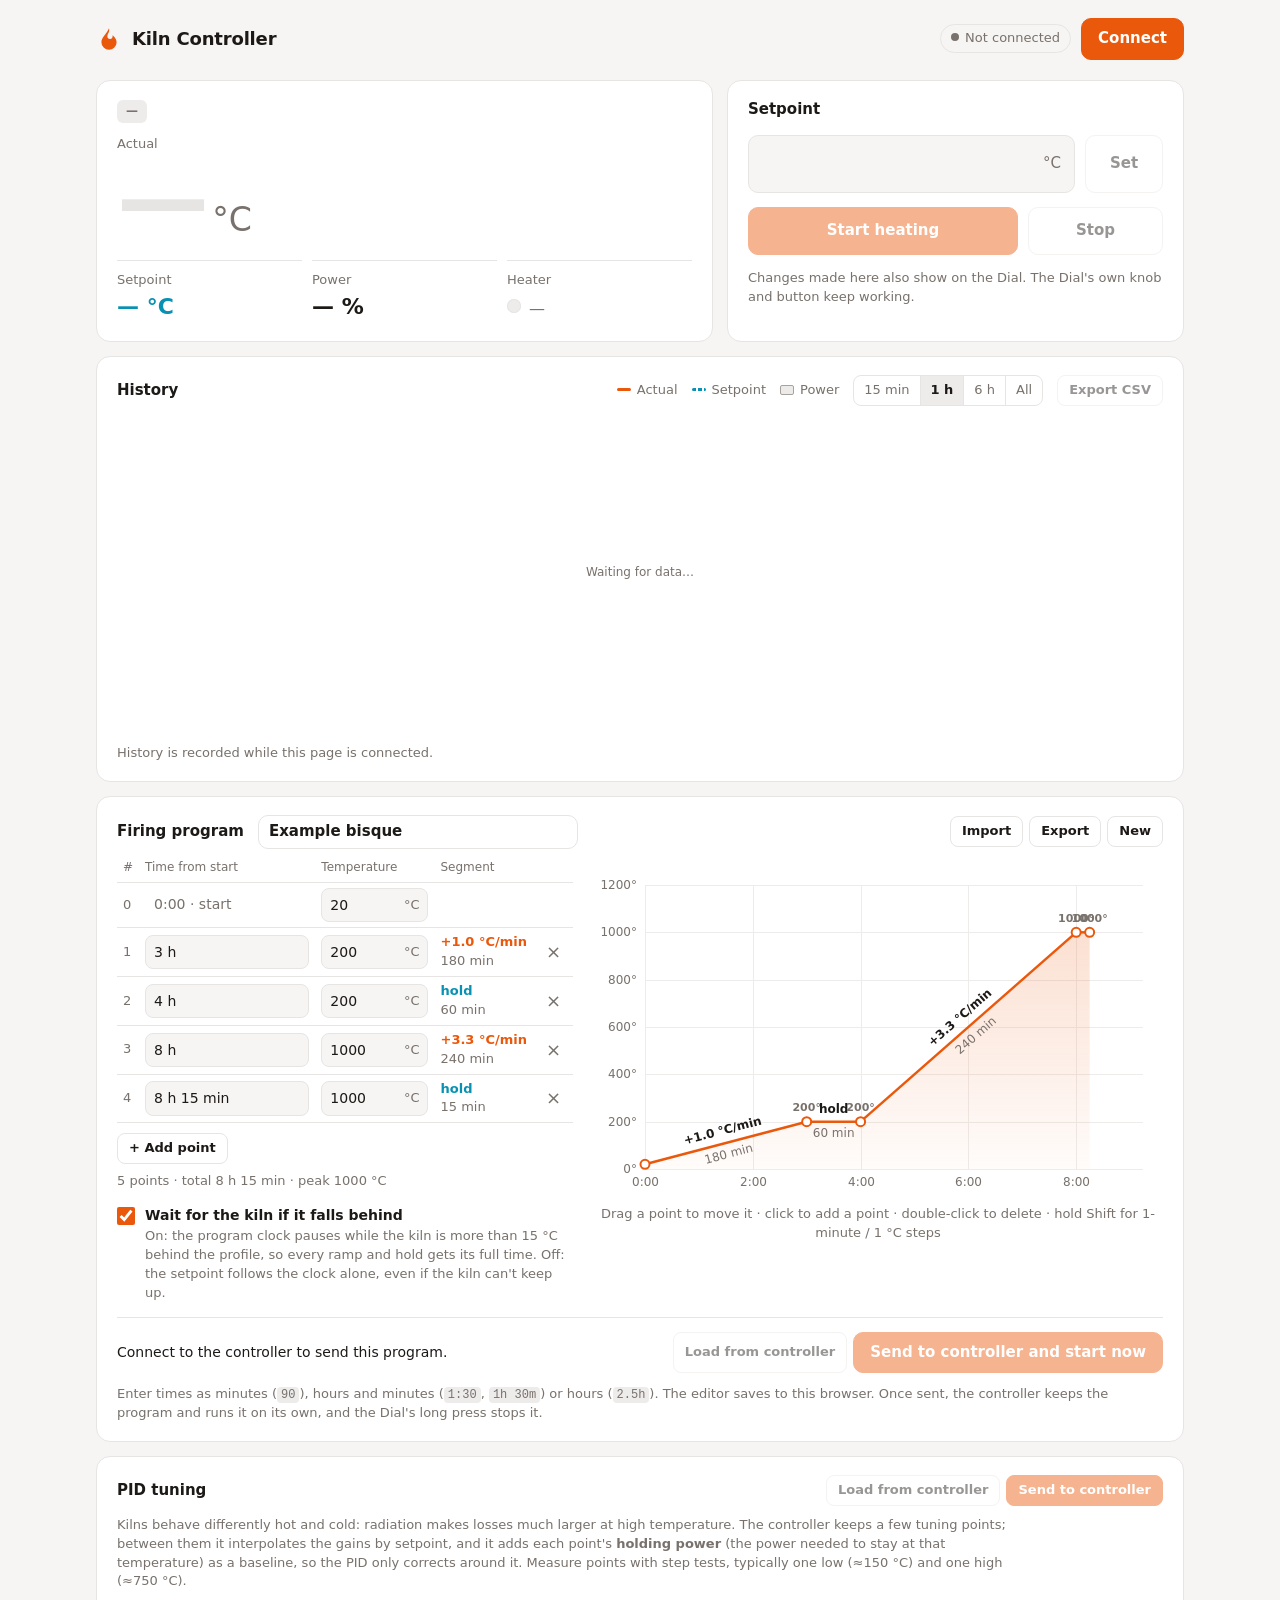
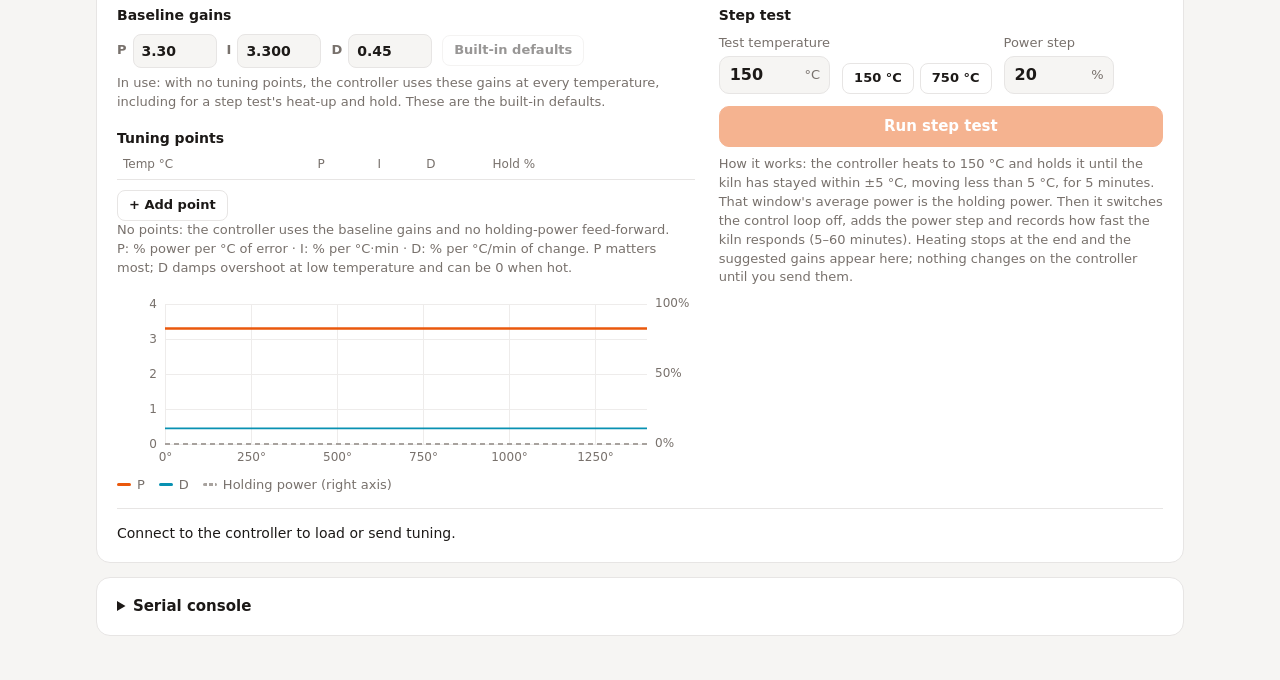
<file: web/index.html>
<!doctype html>
<html lang="en">
<head>
  <meta charset="utf-8">
  <meta name="viewport" content="width=device-width, initial-scale=1">
  <title>Kiln Controller</title>
  <meta name="description" content="Monitor and control the kiln controller over USB. Runs in Chrome or Edge with nothing to install.">
  <link rel="icon" href="data:image/svg+xml,%3Csvg xmlns='http://www.w3.org/2000/svg' viewBox='0 0 24 24'%3E%3Cpath fill='%23f97316' d='M12 2c1 3.5-1.5 5-1.5 7.5A2.5 2.5 0 0 0 13 12c1.7 0 2.6-1.4 2.3-3.4C17.5 10.3 19 12.7 19 15a7 7 0 0 1-14 0c0-4.5 4-6.5 7-13z'/%3E%3C/svg%3E">
  <link rel="stylesheet" href="style.css">
  <script type="module" src="app.js"></script>
  <!-- Browsers won't load modules from file://; use the bundled single-file build instead. -->
  <script data-file-redirect>if (location.protocol === "file:") location.replace("kiln-controller.html" + location.search);</script>
</head>
<body>
  <header class="top">
    <div class="brand">
      <svg viewBox="0 0 24 24" aria-hidden="true"><path d="M12 2c1 3.5-1.5 5-1.5 7.5A2.5 2.5 0 0 0 13 12c1.7 0 2.6-1.4 2.3-3.4C17.5 10.3 19 12.7 19 15a7 7 0 0 1-14 0c0-4.5 4-6.5 7-13z"/></svg>
      <h1>Kiln Controller</h1>
    </div>
    <div class="conn">
      <span id="link-pill" class="pill" data-state="off">Not connected</span>
      <button id="connect" class="btn primary">Connect</button>
    </div>
  </header>

  <div id="unsupported" class="banner warn" hidden>
    This browser can't talk to USB serial devices. Open this page in <b>Chrome</b>, <b>Edge</b> or another
    Chromium-based browser on a computer. <a href="?demo">Try the demo</a> instead.
  </div>
  <div id="offline-note" class="banner" hidden>
    The controller keeps running on its own. Reconnect any time to see where it is.
  </div>
  <div id="fault-banner" class="banner danger" hidden></div>
  <div id="stop-banner" class="banner" hidden>
    <span id="stop-text"></span>
    <button id="stop-dismiss" class="icon-btn" aria-label="Dismiss" title="Dismiss">×</button>
  </div>
  <div id="warn-banner" class="banner warn" hidden></div>

  <main>
    <section class="card now" aria-labelledby="now-title">
      <h2 id="now-title" class="visually-hidden">Current state</h2>
      <div class="state-row">
        <span id="state-chip" class="chip" data-state="unknown">—</span>
        <span id="sim-chip" class="chip sim" hidden>Simulated</span>
        <span id="stale" class="stale" hidden>No data from the controller</span>
      </div>
      <div class="actual">
        <span class="label">Actual</span>
        <span class="big"><span id="pv">—</span><span class="unit">°C</span></span>
      </div>
      <div id="prog-status" class="prog-status" hidden>
        <div class="prog-status-head">
          <span id="ps-name"></span>
          <span id="ps-wait" class="chip waiting" hidden>Waiting for kiln</span>
        </div>
        <div class="progress"><div id="ps-bar"></div></div>
        <div class="prog-status-foot">
          <span id="ps-seg"></span><span id="ps-time"></span>
        </div>
      </div>
      <dl class="stats">
        <div><dt>Setpoint</dt><dd><span id="sp">—</span> °C</dd></div>
        <div><dt>Power</dt><dd><span id="duty">—</span> %</dd></div>
        <div><dt>Heater</dt><dd><span id="ssr" class="lamp" aria-label="off"></span><span id="ssr-text">—</span></dd></div>
      </dl>
    </section>

    <section class="card control" aria-labelledby="control-title">
      <h2 id="control-title">Setpoint</h2>
      <form id="sp-form" class="sp-form">
        <label for="sp-input" class="visually-hidden">Setpoint in °C</label>
        <div class="input-unit">
          <input id="sp-input" type="number" inputmode="numeric" min="0" max="1400" step="1" required disabled>
          <span>°C</span>
        </div>
        <button id="sp-apply" class="btn" type="submit" disabled>Set</button>
      </form>
      <div class="run-buttons">
        <button id="start" class="btn heat" disabled>Start heating</button>
        <button id="stop" class="btn" disabled>Stop</button>
      </div>
      <p class="hint">Changes made here also show on the Dial. The Dial's own knob and button keep working.</p>
    </section>

    <section class="card chart-card" aria-labelledby="chart-title">
      <div class="chart-head">
        <h2 id="chart-title">History</h2>
        <div class="legend">
          <span><i class="sw pv"></i>Actual</span>
          <span><i class="sw sp"></i>Setpoint</span>
          <span><i class="sw power"></i>Power</span>
        </div>
        <div class="seg" role="group" aria-label="Time range">
          <button data-range="900000">15 min</button>
          <button data-range="3600000" aria-pressed="true">1 h</button>
          <button data-range="21600000">6 h</button>
          <button data-range="Infinity">All</button>
        </div>
        <button id="export" class="btn small" disabled>Export CSV</button>
      </div>
      <div class="chart-wrap">
        <canvas id="chart"></canvas>
        <div id="tooltip" class="tooltip" hidden></div>
      </div>
      <p class="hint">History is recorded while this page is connected.</p>
    </section>

    <section class="card program-card" aria-labelledby="program-title">
      <div class="chart-head">
        <h2 id="program-title">Firing program</h2>
        <input id="prog-name" class="prog-name" placeholder="Untitled program" aria-label="Program name" spellcheck="false">
        <div class="head-actions">
          <button id="prog-import" class="btn small">Import</button>
          <button id="prog-export" class="btn small">Export</button>
          <button id="prog-clear" class="btn small">New</button>
          <input id="prog-file" type="file" accept=".json,application/json" hidden>
        </div>
      </div>
      <div class="prog-body">
        <div class="prog-points">
          <table class="points">
            <thead>
              <tr><th>#</th><th>Time from start</th><th>Temperature</th><th>Segment</th><th></th></tr>
            </thead>
            <tbody id="prog-rows"></tbody>
          </table>
          <button id="prog-add" class="btn small add">+ Add point</button>
          <p id="prog-summary" class="hint"></p>
          <label class="check">
            <input type="checkbox" id="prog-wait" checked>
            <span>
              <b>Wait for the kiln if it falls behind</b>
              <span class="hint">On: the program clock pauses while the kiln is more than 15 °C behind the profile, so
                every ramp and hold gets its full time. Off: the setpoint follows the clock alone, even if the kiln
                can't keep up.</span>
            </span>
          </label>
        </div>
        <div class="prog-chart-wrap">
          <canvas id="prog-chart" aria-label="Program graph. Drag points to move them, click to add, double-click to delete."></canvas>
          <p class="hint chart-hint">Drag a point to move it · click to add a point · double-click to delete · hold Shift for 1-minute / 1 °C steps</p>
        </div>
      </div>
      <p id="prog-live-note" class="banner live-note" hidden></p>
      <div class="prog-device">
        <p id="prog-device"></p>
        <div class="head-actions">
          <button id="prog-load" class="btn small" disabled>Load from controller</button>
          <button id="prog-run" class="btn heat" disabled>Send to controller and start now</button>
        </div>
      </div>
      <p class="hint">
        Enter times as minutes (<code>90</code>), hours and minutes (<code>1:30</code>, <code>1h 30m</code>) or hours
        (<code>2.5h</code>). The editor saves to this browser. Once sent, the controller keeps the program and runs it
        on its own, and the Dial's long press stops it.
      </p>
    </section>

    <section class="card tuning-card" aria-labelledby="tuning-title">
      <div class="chart-head">
        <h2 id="tuning-title">PID tuning</h2>
        <div class="head-actions">
          <button id="tun-load" class="btn small" disabled>Load from controller</button>
          <button id="tun-send" class="btn small heat" disabled>Send to controller</button>
        </div>
      </div>
      <p class="hint tun-intro">
        Kilns behave differently hot and cold: radiation makes losses much larger at high temperature. The
        controller keeps a few tuning points; between them it interpolates the gains by setpoint, and it adds each
        point's <b>holding power</b> (the power needed to stay at that temperature) as a baseline, so the PID only
        corrects around it. Measure points with step tests, typically one low (≈150 °C) and one high (≈750 °C).
      </p>
      <div class="tun-body">
        <div>
          <h3>Baseline gains</h3>
          <div class="tun-base">
            <label>P <input id="tun-base-kp" class="num" data-key="kp" type="number" step="0.01" min="0"></label>
            <label>I <input id="tun-base-ki" class="num" data-key="ki" type="number" step="0.001" min="0"></label>
            <label>D <input id="tun-base-kd" class="num" data-key="kd" type="number" step="0.01" min="0"></label>
            <button id="tun-base-reset" class="btn small">Built-in defaults</button>
          </div>
          <p id="tun-base-note" class="hint"></p>
          <h3>Tuning points</h3>
          <table class="points tun-table">
            <thead>
              <tr>
                <th>Temp °C</th><th title="% power per °C of error">P</th>
                <th title="% power per °C·min of accumulated error">I</th>
                <th title="% power per °C/min of temperature change">D</th>
                <th title="power needed to hold this temperature">Hold %</th><th></th>
              </tr>
            </thead>
            <tbody id="tun-rows"></tbody>
          </table>
          <button id="tun-add" class="btn small add">+ Add point</button>
          <p id="tun-summary" class="hint"></p>
          <p class="hint">P: % power per °C of error · I: % per °C·min · D: % per °C/min of change. P matters most;
            D damps overshoot at low temperature and can be 0 when hot.</p>
          <div class="tun-chart-wrap">
            <canvas id="tun-chart" aria-label="P, D and holding power across temperature"></canvas>
            <div class="legend tun-legend">
              <span><i class="sw pv"></i>P</span><span><i class="sw sp-solid"></i>D</span>
              <span><i class="sw hold"></i>Holding power (right axis)</span>
            </div>
          </div>
        </div>
        <div>
          <h3>Step test</h3>
          <div class="tun-form">
            <label>Test temperature
              <span class="input-unit small"><input id="tun-temp" type="number" min="50" max="1300" step="10" value="150"><span>°C</span></span>
            </label>
            <span class="quick">
              <button class="btn small" data-tun-temp="150">150 °C</button>
              <button class="btn small" data-tun-temp="750">750 °C</button>
            </span>
            <label>Power step
              <span class="input-unit small"><input id="tun-step" type="number" min="5" max="50" step="5" value="20"><span>%</span></span>
            </label>
          </div>
          <button id="tun-start" class="btn heat tun-start" disabled>Run step test</button>
          <p id="tun-hint-busy" class="hint" hidden>A firing program is running; stop it to run a step test.</p>
          <p id="tun-plan" class="hint"></p>
          <div id="tun-live" class="tun-live" hidden>
            <ol class="tun-steps">
              <li data-phase="heating">Heat up</li><li data-phase="settling">Hold steady</li>
              <li data-phase="stepping">Power step</li><li data-phase="done">Result</li>
            </ol>
            <b id="tun-phase"></b>
            <div class="tun-bar" role="progressbar" aria-labelledby="tun-phase"><i id="tun-bar"></i></div>
            <span id="tun-detail"></span>
            <span id="tun-times"></span>
            <span id="tun-next" class="hint"></span>
            <span class="hint">The main Stop button (or a long press on the Dial) cancels the test.</span>
          </div>
          <div id="tun-result" class="tun-result" hidden>
            <h3>Last result at <span id="tun-r-temp"></span> °C</h3>
            <p class="hint">Heating is off. Use the suggested gains as a tuning point (with this temperature's holding
              power) or as the baseline gains, then press <b>Send to controller</b>.</p>
            <dl>
              <div><dt>Holding power</dt><dd id="tun-r-hold"></dd></div>
              <div><dt>Heating rate per 100 % power</dt><dd id="tun-r-rate"></dd></div>
              <div><dt>Dead time</dt><dd id="tun-r-dead"></dd></div>
              <div><dt>Suggested gains</dt><dd id="tun-r-gains"></dd></div>
            </dl>
            <span class="tun-result-actions">
              <button id="tun-use" class="btn small">Add to tuning points</button>
              <button id="tun-use-base" class="btn small">Use as baseline gains</button>
            </span>
          </div>
        </div>
      </div>
      <div class="prog-device">
        <p id="tun-device"></p>
      </div>
    </section>

    <details class="card console">
      <summary>Serial console</summary>
      <pre id="log" aria-live="off"></pre>
      <form id="raw-form" class="raw-form">
        <input id="raw-input" placeholder='{"cmd":"hello"}' autocomplete="off" spellcheck="false" disabled>
        <button class="btn small" disabled>Send</button>
      </form>
    </details>
  </main>

  <footer>
    <span id="fw-info"></span>
    <span id="toast" class="toast" role="status" hidden></span>
  </footer>
</body>
</html>
</file>
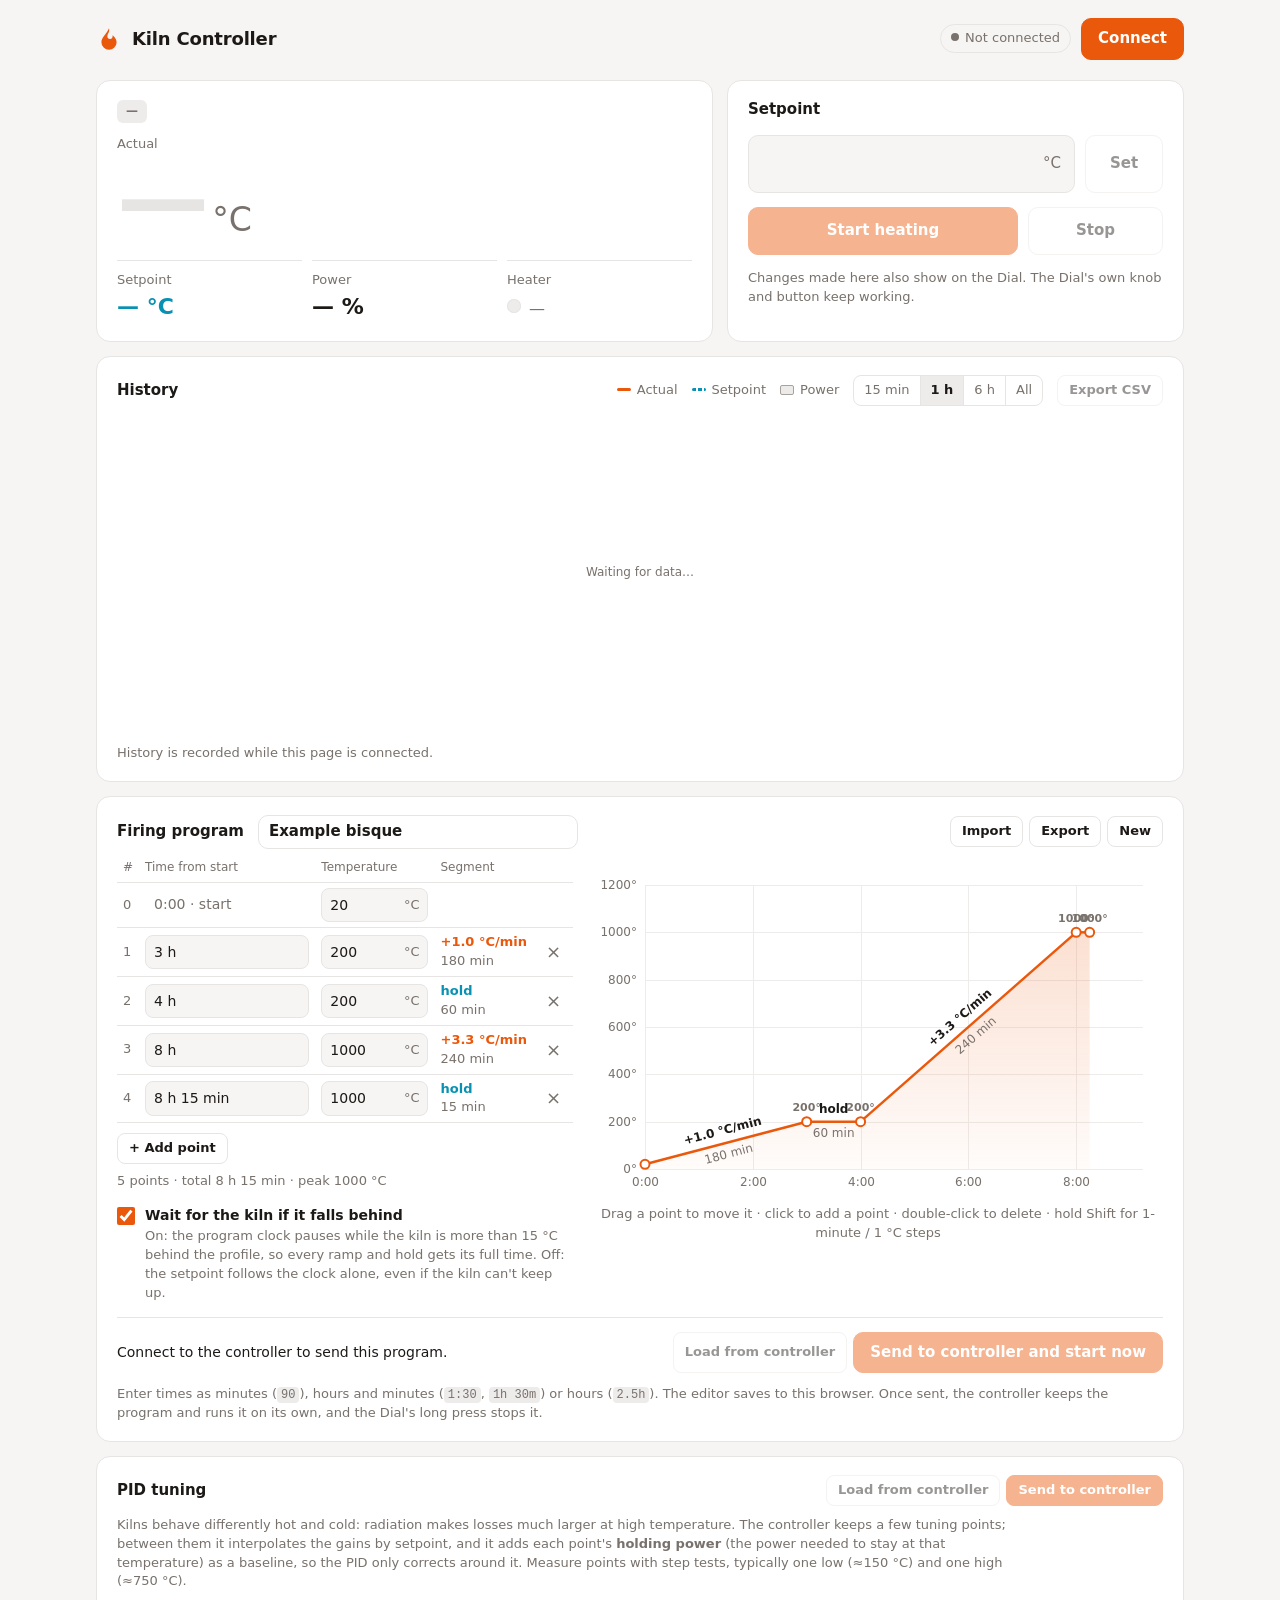
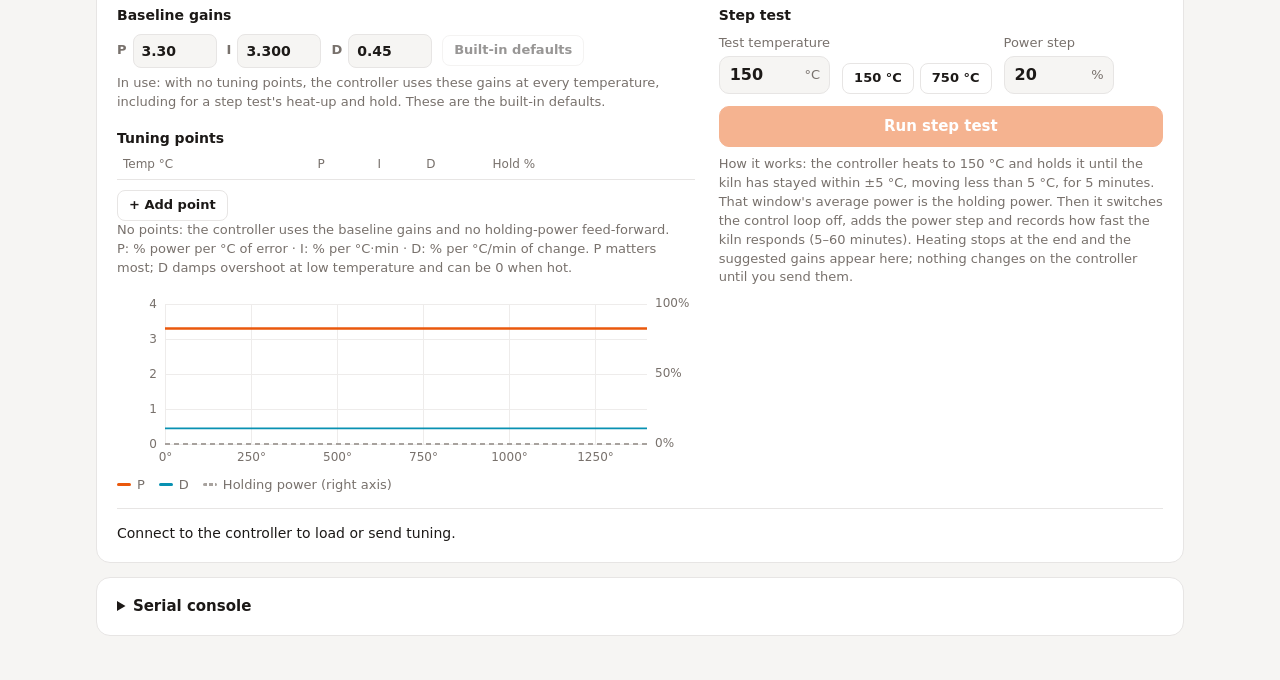
<file: web/kiln-controller.html>
<!doctype html>
<!-- Generated by scripts/build_web.py from web/*.js and style.css. Edit those, not this file. -->
<html lang="en">
<head>
  <meta charset="utf-8">
  <meta name="viewport" content="width=device-width, initial-scale=1">
  <title>Kiln Controller</title>
  <meta name="description" content="Monitor and control the kiln controller over USB. Runs in Chrome or Edge with nothing to install.">
  <link rel="icon" href="data:image/svg+xml,%3Csvg xmlns='http://www.w3.org/2000/svg' viewBox='0 0 24 24'%3E%3Cpath fill='%23f97316' d='M12 2c1 3.5-1.5 5-1.5 7.5A2.5 2.5 0 0 0 13 12c1.7 0 2.6-1.4 2.3-3.4C17.5 10.3 19 12.7 19 15a7 7 0 0 1-14 0c0-4.5 4-6.5 7-13z'/%3E%3C/svg%3E">
  <style>
:root {
  --bg: #f6f5f3;
  --surface: #ffffff;
  --text: #1c1917;
  --muted: #78716c;
  --border: #e7e5e4;
  --grid: #eeeceb;
  --accent: #ea580c;
  --accent-text: #ffffff;
  --pv: #ea580c;
  --sp: #0891b2;
  --power: #a8a29e;
  --power-fill: rgba(168, 162, 158, 0.22);
  --ok: #16a34a;
  --danger: #dc2626;
  --warn-bg: #fef3c7;
  --warn-text: #78350f;
  --danger-bg: #fee2e2;
  --info-bg: #e0f2fe;
  --info-text: #0c4a6e;
  --radius: 14px;
  --prog-fill-top: rgba(234, 88, 12, 0.22);
  --prog-fill-bottom: rgba(234, 88, 12, 0.02);
  color-scheme: light;
}

@media (prefers-color-scheme: dark) {
  :root:not([data-theme="light"]) {
    --bg: #0f0e0d;
    --surface: #1a1817;
    --text: #f5f5f4;
    --muted: #a8a29e;
    --border: #2e2b29;
    --grid: #262321;
    --accent: #f97316;
    --accent-text: #1c1917;
    --pv: #fb923c;
    --sp: #22d3ee;
    --power: #78716c;
    --power-fill: rgba(120, 113, 108, 0.28);
    --ok: #4ade80;
    --danger: #f87171;
    --warn-bg: #422006;
    --warn-text: #fde68a;
    --danger-bg: #450a0a;
    --info-bg: #082f49;
    --info-text: #bae6fd;
    --prog-fill-top: rgba(251, 146, 60, 0.26);
    --prog-fill-bottom: rgba(251, 146, 60, 0.02);
    color-scheme: dark;
  }
}

:root[data-theme="dark"] {
  --bg: #0f0e0d;
  --surface: #1a1817;
  --text: #f5f5f4;
  --muted: #a8a29e;
  --border: #2e2b29;
  --grid: #262321;
  --accent: #f97316;
  --accent-text: #1c1917;
  --pv: #fb923c;
  --sp: #22d3ee;
  --power: #78716c;
  --power-fill: rgba(120, 113, 108, 0.28);
  --ok: #4ade80;
  --danger: #f87171;
  --warn-bg: #422006;
  --warn-text: #fde68a;
  --danger-bg: #450a0a;
  --info-bg: #082f49;
  --info-text: #bae6fd;
  --prog-fill-top: rgba(251, 146, 60, 0.26);
  --prog-fill-bottom: rgba(251, 146, 60, 0.02);
  color-scheme: dark;
}

* { box-sizing: border-box; }
[hidden] { display: none !important; }

body {
  margin: 0;
  background: var(--bg);
  color: var(--text);
  font: 15px/1.45 system-ui, -apple-system, "Segoe UI", Roboto, sans-serif;
  -webkit-font-smoothing: antialiased;
}

h1, h2 { margin: 0; font-weight: 600; }
h1 { font-size: 18px; letter-spacing: -0.01em; }
h2 { font-size: 15px; }

.visually-hidden {
  position: absolute; width: 1px; height: 1px; overflow: hidden;
  clip: rect(0 0 0 0); white-space: nowrap;
}

/* ---- Header ---- */
.top {
  display: flex; align-items: center; justify-content: space-between; gap: 12px;
  max-width: 1120px; margin: 0 auto; padding: 18px 16px 10px;
}
.brand { display: flex; align-items: center; gap: 10px; }
.brand svg { width: 26px; height: 26px; fill: var(--accent); }
.conn { display: flex; align-items: center; gap: 10px; }

.pill {
  font-size: 13px; padding: 4px 10px; border-radius: 999px;
  border: 1px solid var(--border); color: var(--muted); white-space: nowrap;
}
.pill::before {
  content: ""; display: inline-block; width: 8px; height: 8px; border-radius: 50%;
  background: var(--muted); margin-right: 6px; vertical-align: 1px;
}
.pill[data-state="on"] { color: var(--text); }
.pill[data-state="on"]::before { background: var(--ok); }
.pill[data-state="busy"]::before { background: var(--accent); }

/* ---- Buttons & inputs ---- */
.btn {
  font: inherit; font-weight: 550; cursor: pointer;
  padding: 9px 16px; border-radius: 10px;
  border: 1px solid var(--border); background: var(--surface); color: var(--text);
  transition: background 0.15s, border-color 0.15s, opacity 0.15s;
}
.btn:hover:not(:disabled) { border-color: var(--muted); }
.btn:disabled { opacity: 0.45; cursor: default; }
.btn.primary, .btn.heat { background: var(--accent); border-color: var(--accent); color: var(--accent-text); }
.btn.primary:hover:not(:disabled), .btn.heat:hover:not(:disabled) { filter: brightness(1.07); }
.btn.small { padding: 5px 11px; font-size: 13px; border-radius: 8px; }
.btn:focus-visible, input:focus-visible, .seg button:focus-visible, summary:focus-visible {
  outline: 2px solid var(--sp); outline-offset: 2px;
}

input {
  font: inherit; color: var(--text); background: var(--bg);
  border: 1px solid var(--border); border-radius: 10px; padding: 9px 12px; min-width: 0;
}

/* ---- Banners ---- */
.banner {
  max-width: 1088px; margin: 6px auto; padding: 10px 14px; border-radius: 10px;
  background: var(--info-bg); color: var(--info-text); font-size: 14px;
}
.banner.warn { background: var(--warn-bg); color: var(--warn-text); }
.banner.danger { background: var(--danger-bg); color: var(--danger); font-weight: 600; }
.banner a { color: inherit; }
#stop-banner { display: flex; align-items: center; gap: 10px; }
#stop-banner[hidden] { display: none; }
#stop-banner span { flex: 1; }
#stop-banner .icon-btn { color: inherit; }
@media (max-width: 1120px) { .banner { margin: 6px 16px; } }

/* ---- Layout ---- */
main {
  display: grid; gap: 14px; grid-template-columns: 1.35fr 1fr;
  max-width: 1120px; margin: 0 auto; padding: 10px 16px 16px;
}
.chart-card, .console { grid-column: 1 / -1; }
@media (max-width: 760px) { main { grid-template-columns: 1fr; } }

.card {
  background: var(--surface); border: 1px solid var(--border);
  border-radius: var(--radius); padding: 18px 20px;
}

/* ---- Now card ---- */
.state-row { display: flex; align-items: center; gap: 8px; flex-wrap: wrap; min-height: 26px; }
.chip {
  font-size: 12px; font-weight: 650; letter-spacing: 0.04em; text-transform: uppercase;
  padding: 3px 9px; border-radius: 6px; background: var(--grid); color: var(--muted);
}
.chip[data-state="run"] { background: var(--accent); color: var(--accent-text); }
.chip[data-state="off"] { color: var(--ok); }
.chip[data-state="fault"] { background: var(--danger); color: #fff; }
.chip.sim { background: transparent; border: 1px solid var(--sp); color: var(--sp); }
.stale { font-size: 13px; color: var(--danger); }

.actual { margin: 10px 0 14px; }
.label { display: block; font-size: 13px; color: var(--muted); }
.big {
  display: block; font-size: clamp(56px, 11vw, 92px); font-weight: 650; line-height: 1;
  letter-spacing: -0.03em; font-variant-numeric: tabular-nums; color: var(--pv);
}
.big.empty { color: var(--border); }
.big .unit { font-size: 0.36em; font-weight: 500; color: var(--muted); margin-left: 6px; letter-spacing: 0; }

.stats { display: grid; grid-template-columns: repeat(3, 1fr); gap: 10px; margin: 0; }
.stats div { border-top: 1px solid var(--border); padding-top: 10px; }
.stats dt { font-size: 13px; color: var(--muted); }
.stats dd { margin: 2px 0 0; font-size: 22px; font-weight: 600; font-variant-numeric: tabular-nums; }
.stats div:first-child dd { color: var(--sp); }

.lamp {
  display: inline-block; width: 14px; height: 14px; border-radius: 50%;
  background: var(--grid); margin-right: 8px; vertical-align: 1px;
  box-shadow: inset 0 0 0 1px var(--border);
}
.lamp.on { background: var(--danger); box-shadow: 0 0 10px var(--danger); }
#ssr-text { font-size: 16px; font-weight: 500; color: var(--muted); }

/* ---- Control card ---- */
.control { display: flex; flex-direction: column; gap: 14px; }
.sp-form { display: flex; gap: 10px; }
.input-unit { position: relative; flex: 1; display: flex; }
.input-unit input {
  flex: 1; font-size: 28px; font-weight: 600; padding: 8px 52px 8px 14px;
  font-variant-numeric: tabular-nums;
}
.input-unit span { position: absolute; right: 14px; top: 50%; transform: translateY(-50%); color: var(--muted); }
.sp-form .btn { min-width: 78px; }
.run-buttons { display: grid; grid-template-columns: 2fr 1fr; gap: 10px; }
.run-buttons .btn { padding: 12px 16px; }
.hint { margin: 0; font-size: 13px; color: var(--muted); }

/* ---- Chart ---- */
.chart-head { display: flex; align-items: center; gap: 14px; flex-wrap: wrap; margin-bottom: 10px; }
.chart-head h2 { margin-right: auto; }
.legend { display: flex; gap: 14px; font-size: 13px; color: var(--muted); }
.sw { display: inline-block; width: 14px; height: 3px; border-radius: 2px; margin-right: 6px; vertical-align: 3px; }
.sw.pv { background: var(--pv); }
.sw.sp { background: repeating-linear-gradient(90deg, var(--sp) 0 4px, transparent 4px 6px); }
.sw.power { height: 10px; vertical-align: -1px; background: var(--power-fill); border: 1px solid var(--power); }

.seg { display: inline-flex; border: 1px solid var(--border); border-radius: 8px; overflow: hidden; }
.seg button {
  font: inherit; font-size: 13px; padding: 5px 10px; border: 0; cursor: pointer;
  background: transparent; color: var(--muted);
}
.seg button + button { border-left: 1px solid var(--border); }
.seg button[aria-pressed="true"] { background: var(--grid); color: var(--text); font-weight: 600; }

.chart-wrap { position: relative; }
#chart { display: block; width: 100%; height: 320px; touch-action: none; }
.tooltip {
  position: absolute; top: 8px; pointer-events: none;
  display: flex; flex-direction: column; gap: 2px;
  background: var(--surface); border: 1px solid var(--border); border-radius: 8px;
  padding: 8px 10px; font-size: 13px; box-shadow: 0 4px 16px rgba(0, 0, 0, 0.12);
  font-variant-numeric: tabular-nums; white-space: nowrap;
}
.tooltip i { display: inline-block; width: 8px; height: 8px; border-radius: 50%; margin-right: 6px; }
.chart-card .hint { margin-top: 8px; }

/* ---- Program editor ---- */
.program-card { grid-column: 1 / -1; }
.prog-name {
  flex: 1 1 160px; max-width: 320px; margin-right: auto;
  font-weight: 600; padding: 5px 10px; background: transparent;
}
.chart-head:has(.prog-name) h2 { margin-right: 0; }
.head-actions { display: flex; gap: 6px; }

.prog-body { display: grid; grid-template-columns: minmax(0, 1fr) minmax(0, 1.25fr); gap: 20px; align-items: start; }
@media (max-width: 900px) { .prog-body { grid-template-columns: 1fr; } }

.points { width: 100%; border-collapse: collapse; font-variant-numeric: tabular-nums; }
.points th {
  text-align: left; font-size: 12px; font-weight: 500; color: var(--muted);
  padding: 0 6px 6px; border-bottom: 1px solid var(--border);
}
.points td { padding: 5px 6px; border-bottom: 1px solid var(--border); vertical-align: middle; }
.points .idx { color: var(--muted); font-size: 13px; width: 1.5em; }
.points input { width: 100%; padding: 6px 8px; border-radius: 8px; font-size: 14px; }
.points input.time { min-width: 92px; }
.points input.bad { border-color: var(--danger); outline-color: var(--danger); }
.points .start { color: var(--muted); font-size: 14px; padding-left: 9px; white-space: nowrap; }
.cell-unit { position: relative; display: flex; min-width: 84px; }
.cell-unit input { padding-right: 30px; }
.cell-unit span { position: absolute; right: 9px; top: 50%; transform: translateY(-50%); color: var(--muted); font-size: 13px; }
.seg-info { font-size: 13px; white-space: nowrap; }
.seg-info b { display: block; font-weight: 600; color: var(--pv); }
.seg-info.hold b { color: var(--sp); }
.seg-info span { color: var(--muted); }
.seg-info.error { color: var(--danger); white-space: normal; }
.icon-btn {
  font: inherit; font-size: 18px; line-height: 1; width: 28px; height: 28px; border-radius: 8px;
  border: 1px solid transparent; background: transparent; color: var(--muted); cursor: pointer;
}
.icon-btn:hover { border-color: var(--border); color: var(--danger); }
.btn.add { margin-top: 10px; }
#prog-summary { margin-top: 8px; }
.prog-chart-wrap { position: relative; }
#prog-chart { display: block; width: 100%; height: 340px; }
.program-card > .hint { margin-top: 12px; }
code { font: 12px ui-monospace, Consolas, monospace; background: var(--grid); padding: 1px 4px; border-radius: 4px; }

/* ---- Console ---- */
.console summary { cursor: pointer; font-weight: 600; font-size: 15px; }
.console pre {
  margin: 12px 0 10px; height: 220px; overflow: auto; padding: 10px 12px;
  background: var(--bg); border: 1px solid var(--border); border-radius: 10px;
  font: 12px/1.5 ui-monospace, "Cascadia Mono", Consolas, monospace; white-space: pre-wrap; word-break: break-all;
}
.console .tx { color: var(--sp); }
.console .err { color: var(--danger); }
.raw-form { display: flex; gap: 8px; }
.raw-form input { flex: 1; font-family: ui-monospace, Consolas, monospace; font-size: 13px; padding: 6px 10px; }

/* ---- Footer ---- */
footer {
  display: flex; justify-content: space-between; align-items: center; gap: 12px;
  max-width: 1120px; margin: 0 auto; padding: 4px 16px 24px; font-size: 13px; color: var(--muted);
}
.toast {
  position: fixed; left: 50%; bottom: 20px; transform: translateX(-50%);
  background: var(--text); color: var(--bg); padding: 9px 16px; border-radius: 10px;
  font-size: 14px; box-shadow: 0 6px 24px rgba(0, 0, 0, 0.25); max-width: calc(100% - 32px);
}
.toast.error { background: var(--danger); color: #fff; }

@media (max-width: 480px) {
  .top { flex-wrap: wrap; }
  .stats dd { font-size: 18px; }
  .card { padding: 16px; }
}

/* ---- Program: controller row and live progress ---- */
.prog-device {
  display: flex; align-items: center; justify-content: space-between; gap: 12px; flex-wrap: wrap;
  margin-top: 14px; padding-top: 14px; border-top: 1px solid var(--border);
}
.prog-device p { margin: 0; font-size: 14px; }
.tag { font-size: 12px; font-weight: 600; padding: 2px 8px; border-radius: 6px; margin-left: 4px; white-space: nowrap; }
.tag.ok { color: var(--ok); background: var(--grid); }
.tag.diff { color: var(--warn-text); background: var(--warn-bg); }
.chart-hint { margin-top: 6px; text-align: center; }
#prog-chart { touch-action: none; user-select: none; }
.points tr.active td { background: var(--grid); }

.prog-status { margin: 0 0 14px; }
.prog-status-head { display: flex; align-items: center; gap: 8px; font-weight: 600; margin-bottom: 6px; }
.chip.waiting { background: var(--warn-bg); color: var(--warn-text); }
.progress { height: 6px; border-radius: 3px; background: var(--grid); overflow: hidden; }
.progress div { height: 100%; width: 0; background: var(--accent); transition: width 0.4s; }
.prog-status-foot { display: flex; justify-content: space-between; margin-top: 6px; font-size: 13px; color: var(--muted); }
.chip[data-state="program"], .chip[data-state="tune"] { background: var(--accent); color: var(--accent-text); }

.check { display: flex; gap: 10px; align-items: flex-start; margin-top: 14px; cursor: pointer; }
.check input { width: 18px; height: 18px; margin: 2px 0 0; accent-color: var(--accent); flex: none; }
.check b { display: block; font-weight: 600; font-size: 14px; }
.check .hint { display: block; margin-top: 2px; }

.live-note { margin: 14px 0 0; }

/* ---- PID tuning ---- */
.tuning-card { grid-column: 1 / -1; }
.tuning-card h3 { font-size: 14px; margin: 0 0 8px; }
.tun-intro { margin: 0 0 14px; max-width: 900px; }
.tun-body { display: grid; grid-template-columns: minmax(0, 1.3fr) minmax(0, 1fr); gap: 24px; align-items: start; }
@media (max-width: 900px) { .tun-body { grid-template-columns: 1fr; } }
.tun-table input.num { min-width: 64px; }
.tun-chart-wrap { margin-top: 12px; }
#tun-chart { display: block; width: 100%; height: 180px; }
.tun-legend { margin-top: 6px; }
.sw.sp-solid { background: var(--sp); }
.sw.hold { background: repeating-linear-gradient(90deg, var(--power) 0 4px, transparent 4px 6px); }
.tun-form { display: flex; flex-wrap: wrap; gap: 12px; align-items: flex-end; }
.tun-form label { display: flex; flex-direction: column; gap: 4px; font-size: 13px; color: var(--muted); }
.input-unit.small input { font-size: 16px; padding: 6px 34px 6px 10px; width: 110px; }
.input-unit.small span { right: 10px; font-size: 13px; }
.quick { display: flex; gap: 6px; }
.tun-start { margin-top: 12px; width: 100%; }
.tun-live { display: flex; flex-direction: column; gap: 4px; margin-top: 12px; padding: 10px 12px;
  border-radius: 10px; background: var(--info-bg); color: var(--info-text); }
.tun-live .hint { color: inherit; opacity: 0.85; }
.tun-base { display: flex; flex-wrap: wrap; gap: 10px; align-items: center; }
.tun-base label { display: flex; align-items: center; gap: 6px; font-size: 13px; color: var(--muted); font-weight: 600; }
.tun-base input { width: 84px; padding: 6px 8px; border-radius: 8px; font-size: 14px; }
.tun-base input.bad { border-color: var(--danger); outline-color: var(--danger); }
#tun-base-note { margin: 6px 0 16px; }
#tun-plan { margin: 8px 0 0; }
.tun-steps { display: flex; gap: 4px; margin: 0 0 6px; padding: 0; list-style: none; font-size: 12px; }
.tun-steps li { flex: 1; text-align: center; padding: 3px 0; border-radius: 6px; opacity: 0.55; border: 1px solid currentColor; }
.tun-steps li.past { opacity: 0.8; }
.tun-steps li.now { opacity: 1; font-weight: 700; background: color-mix(in srgb, currentColor 14%, transparent); }
.tun-bar { height: 6px; border-radius: 3px; background: color-mix(in srgb, currentColor 18%, transparent); overflow: hidden; }
.tun-bar i { display: block; height: 100%; width: 0; background: currentColor; transition: width 0.4s; }
.tun-result-actions { display: flex; flex-wrap: wrap; gap: 8px; }
.tun-result { margin-top: 14px; padding-top: 12px; border-top: 1px solid var(--border); }
.tun-result dl { margin: 0 0 10px; display: grid; grid-template-columns: 1fr 1fr; gap: 8px 14px; }
.tun-result dt { font-size: 12px; color: var(--muted); }
.tun-result dd { margin: 0; font-weight: 600; font-variant-numeric: tabular-nums; }
</style>
  
  <!-- Browsers won't load modules from file://; use the bundled single-file build instead. -->
</head>
<body>
  <header class="top">
    <div class="brand">
      <svg viewBox="0 0 24 24" aria-hidden="true"><path d="M12 2c1 3.5-1.5 5-1.5 7.5A2.5 2.5 0 0 0 13 12c1.7 0 2.6-1.4 2.3-3.4C17.5 10.3 19 12.7 19 15a7 7 0 0 1-14 0c0-4.5 4-6.5 7-13z"/></svg>
      <h1>Kiln Controller</h1>
    </div>
    <div class="conn">
      <span id="link-pill" class="pill" data-state="off">Not connected</span>
      <button id="connect" class="btn primary">Connect</button>
    </div>
  </header>

  <div id="unsupported" class="banner warn" hidden>
    This browser can't talk to USB serial devices. Open this page in <b>Chrome</b>, <b>Edge</b> or another
    Chromium-based browser on a computer. <a href="?demo">Try the demo</a> instead.
  </div>
  <div id="offline-note" class="banner" hidden>
    The controller keeps running on its own. Reconnect any time to see where it is.
  </div>
  <div id="fault-banner" class="banner danger" hidden></div>
  <div id="stop-banner" class="banner" hidden>
    <span id="stop-text"></span>
    <button id="stop-dismiss" class="icon-btn" aria-label="Dismiss" title="Dismiss">×</button>
  </div>
  <div id="warn-banner" class="banner warn" hidden></div>

  <main>
    <section class="card now" aria-labelledby="now-title">
      <h2 id="now-title" class="visually-hidden">Current state</h2>
      <div class="state-row">
        <span id="state-chip" class="chip" data-state="unknown">—</span>
        <span id="sim-chip" class="chip sim" hidden>Simulated</span>
        <span id="stale" class="stale" hidden>No data from the controller</span>
      </div>
      <div class="actual">
        <span class="label">Actual</span>
        <span class="big"><span id="pv">—</span><span class="unit">°C</span></span>
      </div>
      <div id="prog-status" class="prog-status" hidden>
        <div class="prog-status-head">
          <span id="ps-name"></span>
          <span id="ps-wait" class="chip waiting" hidden>Waiting for kiln</span>
        </div>
        <div class="progress"><div id="ps-bar"></div></div>
        <div class="prog-status-foot">
          <span id="ps-seg"></span><span id="ps-time"></span>
        </div>
      </div>
      <dl class="stats">
        <div><dt>Setpoint</dt><dd><span id="sp">—</span> °C</dd></div>
        <div><dt>Power</dt><dd><span id="duty">—</span> %</dd></div>
        <div><dt>Heater</dt><dd><span id="ssr" class="lamp" aria-label="off"></span><span id="ssr-text">—</span></dd></div>
      </dl>
    </section>

    <section class="card control" aria-labelledby="control-title">
      <h2 id="control-title">Setpoint</h2>
      <form id="sp-form" class="sp-form">
        <label for="sp-input" class="visually-hidden">Setpoint in °C</label>
        <div class="input-unit">
          <input id="sp-input" type="number" inputmode="numeric" min="0" max="1400" step="1" required disabled>
          <span>°C</span>
        </div>
        <button id="sp-apply" class="btn" type="submit" disabled>Set</button>
      </form>
      <div class="run-buttons">
        <button id="start" class="btn heat" disabled>Start heating</button>
        <button id="stop" class="btn" disabled>Stop</button>
      </div>
      <p class="hint">Changes made here also show on the Dial. The Dial's own knob and button keep working.</p>
    </section>

    <section class="card chart-card" aria-labelledby="chart-title">
      <div class="chart-head">
        <h2 id="chart-title">History</h2>
        <div class="legend">
          <span><i class="sw pv"></i>Actual</span>
          <span><i class="sw sp"></i>Setpoint</span>
          <span><i class="sw power"></i>Power</span>
        </div>
        <div class="seg" role="group" aria-label="Time range">
          <button data-range="900000">15 min</button>
          <button data-range="3600000" aria-pressed="true">1 h</button>
          <button data-range="21600000">6 h</button>
          <button data-range="Infinity">All</button>
        </div>
        <button id="export" class="btn small" disabled>Export CSV</button>
      </div>
      <div class="chart-wrap">
        <canvas id="chart"></canvas>
        <div id="tooltip" class="tooltip" hidden></div>
      </div>
      <p class="hint">History is recorded while this page is connected.</p>
    </section>

    <section class="card program-card" aria-labelledby="program-title">
      <div class="chart-head">
        <h2 id="program-title">Firing program</h2>
        <input id="prog-name" class="prog-name" placeholder="Untitled program" aria-label="Program name" spellcheck="false">
        <div class="head-actions">
          <button id="prog-import" class="btn small">Import</button>
          <button id="prog-export" class="btn small">Export</button>
          <button id="prog-clear" class="btn small">New</button>
          <input id="prog-file" type="file" accept=".json,application/json" hidden>
        </div>
      </div>
      <div class="prog-body">
        <div class="prog-points">
          <table class="points">
            <thead>
              <tr><th>#</th><th>Time from start</th><th>Temperature</th><th>Segment</th><th></th></tr>
            </thead>
            <tbody id="prog-rows"></tbody>
          </table>
          <button id="prog-add" class="btn small add">+ Add point</button>
          <p id="prog-summary" class="hint"></p>
          <label class="check">
            <input type="checkbox" id="prog-wait" checked>
            <span>
              <b>Wait for the kiln if it falls behind</b>
              <span class="hint">On: the program clock pauses while the kiln is more than 15 °C behind the profile, so
                every ramp and hold gets its full time. Off: the setpoint follows the clock alone, even if the kiln
                can't keep up.</span>
            </span>
          </label>
        </div>
        <div class="prog-chart-wrap">
          <canvas id="prog-chart" aria-label="Program graph. Drag points to move them, click to add, double-click to delete."></canvas>
          <p class="hint chart-hint">Drag a point to move it · click to add a point · double-click to delete · hold Shift for 1-minute / 1 °C steps</p>
        </div>
      </div>
      <p id="prog-live-note" class="banner live-note" hidden></p>
      <div class="prog-device">
        <p id="prog-device"></p>
        <div class="head-actions">
          <button id="prog-load" class="btn small" disabled>Load from controller</button>
          <button id="prog-run" class="btn heat" disabled>Send to controller and start now</button>
        </div>
      </div>
      <p class="hint">
        Enter times as minutes (<code>90</code>), hours and minutes (<code>1:30</code>, <code>1h 30m</code>) or hours
        (<code>2.5h</code>). The editor saves to this browser. Once sent, the controller keeps the program and runs it
        on its own, and the Dial's long press stops it.
      </p>
    </section>

    <section class="card tuning-card" aria-labelledby="tuning-title">
      <div class="chart-head">
        <h2 id="tuning-title">PID tuning</h2>
        <div class="head-actions">
          <button id="tun-load" class="btn small" disabled>Load from controller</button>
          <button id="tun-send" class="btn small heat" disabled>Send to controller</button>
        </div>
      </div>
      <p class="hint tun-intro">
        Kilns behave differently hot and cold: radiation makes losses much larger at high temperature. The
        controller keeps a few tuning points; between them it interpolates the gains by setpoint, and it adds each
        point's <b>holding power</b> (the power needed to stay at that temperature) as a baseline, so the PID only
        corrects around it. Measure points with step tests, typically one low (≈150 °C) and one high (≈750 °C).
      </p>
      <div class="tun-body">
        <div>
          <h3>Baseline gains</h3>
          <div class="tun-base">
            <label>P <input id="tun-base-kp" class="num" data-key="kp" type="number" step="0.01" min="0"></label>
            <label>I <input id="tun-base-ki" class="num" data-key="ki" type="number" step="0.001" min="0"></label>
            <label>D <input id="tun-base-kd" class="num" data-key="kd" type="number" step="0.01" min="0"></label>
            <button id="tun-base-reset" class="btn small">Built-in defaults</button>
          </div>
          <p id="tun-base-note" class="hint"></p>
          <h3>Tuning points</h3>
          <table class="points tun-table">
            <thead>
              <tr>
                <th>Temp °C</th><th title="% power per °C of error">P</th>
                <th title="% power per °C·min of accumulated error">I</th>
                <th title="% power per °C/min of temperature change">D</th>
                <th title="power needed to hold this temperature">Hold %</th><th></th>
              </tr>
            </thead>
            <tbody id="tun-rows"></tbody>
          </table>
          <button id="tun-add" class="btn small add">+ Add point</button>
          <p id="tun-summary" class="hint"></p>
          <p class="hint">P: % power per °C of error · I: % per °C·min · D: % per °C/min of change. P matters most;
            D damps overshoot at low temperature and can be 0 when hot.</p>
          <div class="tun-chart-wrap">
            <canvas id="tun-chart" aria-label="P, D and holding power across temperature"></canvas>
            <div class="legend tun-legend">
              <span><i class="sw pv"></i>P</span><span><i class="sw sp-solid"></i>D</span>
              <span><i class="sw hold"></i>Holding power (right axis)</span>
            </div>
          </div>
        </div>
        <div>
          <h3>Step test</h3>
          <div class="tun-form">
            <label>Test temperature
              <span class="input-unit small"><input id="tun-temp" type="number" min="50" max="1300" step="10" value="150"><span>°C</span></span>
            </label>
            <span class="quick">
              <button class="btn small" data-tun-temp="150">150 °C</button>
              <button class="btn small" data-tun-temp="750">750 °C</button>
            </span>
            <label>Power step
              <span class="input-unit small"><input id="tun-step" type="number" min="5" max="50" step="5" value="20"><span>%</span></span>
            </label>
          </div>
          <button id="tun-start" class="btn heat tun-start" disabled>Run step test</button>
          <p id="tun-hint-busy" class="hint" hidden>A firing program is running; stop it to run a step test.</p>
          <p id="tun-plan" class="hint"></p>
          <div id="tun-live" class="tun-live" hidden>
            <ol class="tun-steps">
              <li data-phase="heating">Heat up</li><li data-phase="settling">Hold steady</li>
              <li data-phase="stepping">Power step</li><li data-phase="done">Result</li>
            </ol>
            <b id="tun-phase"></b>
            <div class="tun-bar" role="progressbar" aria-labelledby="tun-phase"><i id="tun-bar"></i></div>
            <span id="tun-detail"></span>
            <span id="tun-times"></span>
            <span id="tun-next" class="hint"></span>
            <span class="hint">The main Stop button (or a long press on the Dial) cancels the test.</span>
          </div>
          <div id="tun-result" class="tun-result" hidden>
            <h3>Last result at <span id="tun-r-temp"></span> °C</h3>
            <p class="hint">Heating is off. Use the suggested gains as a tuning point (with this temperature's holding
              power) or as the baseline gains, then press <b>Send to controller</b>.</p>
            <dl>
              <div><dt>Holding power</dt><dd id="tun-r-hold"></dd></div>
              <div><dt>Heating rate per 100 % power</dt><dd id="tun-r-rate"></dd></div>
              <div><dt>Dead time</dt><dd id="tun-r-dead"></dd></div>
              <div><dt>Suggested gains</dt><dd id="tun-r-gains"></dd></div>
            </dl>
            <span class="tun-result-actions">
              <button id="tun-use" class="btn small">Add to tuning points</button>
              <button id="tun-use-base" class="btn small">Use as baseline gains</button>
            </span>
          </div>
        </div>
      </div>
      <div class="prog-device">
        <p id="tun-device"></p>
      </div>
    </section>

    <details class="card console">
      <summary>Serial console</summary>
      <pre id="log" aria-live="off"></pre>
      <form id="raw-form" class="raw-form">
        <input id="raw-input" placeholder='{"cmd":"hello"}' autocomplete="off" spellcheck="false" disabled>
        <button class="btn small" disabled>Send</button>
      </form>
    </details>
  </main>

  <footer>
    <span id="fw-info"></span>
    <span id="toast" class="toast" role="status" hidden></span>
  </footer>
<script>
"use strict";
const __modules = {};
// ---- chart.js ----
__modules['chart.js'] = (() => {
// Dependency-free canvas chart: actual temperature and setpoint on the left
// axis, controller power (0-100 %) as a shaded area on the right axis.
// Colours come from CSS custom properties so the chart follows the theme.

const PAD = { left: 52, right: 44, top: 14, bottom: 28 };
const TEMP_STEPS = [1, 2, 5, 10, 20, 25, 50, 100, 200, 250, 500];
const TIME_STEPS_MIN = [1, 2, 5, 10, 15, 30, 60, 120, 180, 360, 720, 1440];

class Chart {
  #canvas;
  #ctx;
  #tip;
  #samples = [];
  #rangeMs = Infinity;
  #hoverX = null;
  #geom = null;

  constructor(canvas, tooltip) {
    this.#canvas = canvas;
    this.#ctx = canvas.getContext("2d");
    this.#tip = tooltip;
    new ResizeObserver(() => this.draw()).observe(canvas);
    canvas.addEventListener("pointermove", (e) => {
      this.#hoverX = e.offsetX;
      this.draw();
    });
    canvas.addEventListener("pointerleave", () => {
      this.#hoverX = null;
      this.draw();
    });
    matchMedia("(prefers-color-scheme: dark)").addEventListener("change", () => this.draw());
  }

  // samples: [{t, pv, sp, duty}] in time order. rangeMs: visible window.
  setData(samples, rangeMs) {
    this.#samples = samples;
    this.#rangeMs = rangeMs;
    this.draw();
  }

  draw() {
    const c = this.#canvas;
    const dpr = window.devicePixelRatio || 1;
    const w = c.clientWidth;
    const h = c.clientHeight;
    if (!w || !h) return;
    if (c.width !== Math.round(w * dpr) || c.height !== Math.round(h * dpr)) {
      c.width = Math.round(w * dpr);
      c.height = Math.round(h * dpr);
    }
    const ctx = this.#ctx;
    ctx.setTransform(dpr, 0, 0, dpr, 0, 0);
    ctx.clearRect(0, 0, w, h);

    const css = getComputedStyle(c);
    const color = (name) => css.getPropertyValue(name).trim();
    const font = `12px ${css.fontFamily}`;
    ctx.font = font;

    const all = this.#samples;
    if (all.length < 2) {
      ctx.fillStyle = color("--muted");
      ctx.textAlign = "center";
      ctx.fillText("Waiting for data…", w / 2, h / 2);
      this.#tip.hidden = true;
      return;
    }

    const tEnd = all[all.length - 1].t;
    // Show at most rangeMs, but don't pad a short history with empty space.
    const tStart = Number.isFinite(this.#rangeMs) ? Math.max(all[0].t, tEnd - this.#rangeMs) : all[0].t;
    const vis = all.filter((s) => s.t >= tStart);
    const data = downsample(vis, Math.max(200, Math.floor(w)));

    let lo = Infinity;
    let hi = -Infinity;
    for (const s of data) {
      for (const v of [s.pv, s.sp]) {
        if (v == null) continue;
        lo = Math.min(lo, v);
        hi = Math.max(hi, v);
      }
    }
    if (!Number.isFinite(lo)) [lo, hi] = [0, 100];
    const span = Math.max(hi - lo, 20);
    const step = pickStep(span / 5, TEMP_STEPS);
    const yMin = Math.max(0, Math.floor((lo - span * 0.05) / step) * step);
    const yMax = Math.ceil((hi + span * 0.05) / step) * step;

    const x0 = PAD.left;
    const x1 = w - PAD.right;
    const y0 = h - PAD.bottom;
    const y1 = PAD.top;
    const tSpan = Math.max(tEnd - tStart, 1000);
    const X = (t) => x0 + ((t - tStart) / tSpan) * (x1 - x0);
    const Y = (v) => y0 - ((v - yMin) / (yMax - yMin)) * (y0 - y1);
    const YD = (d) => y0 - d * (y0 - y1);
    this.#geom = { X, data };

    // Grid and axis labels.
    ctx.strokeStyle = color("--grid");
    ctx.fillStyle = color("--muted");
    ctx.lineWidth = 1;
    ctx.textAlign = "right";
    ctx.textBaseline = "middle";
    for (let v = yMin; v <= yMax + 1e-9; v += step) {
      const y = Math.round(Y(v)) + 0.5;
      line(ctx, x0, y, x1, y);
      ctx.fillText(`${v}°`, x0 - 8, y);
    }
    ctx.textAlign = "left";
    for (const d of [0, 0.5, 1]) ctx.fillText(`${d * 100}%`, x1 + 8, YD(d));

    const maxTimeTicks = Math.max(2, Math.floor((x1 - x0) / 90));  // ~90 px per label
    const tStep = pickStep(tSpan / 60000 / maxTimeTicks, TIME_STEPS_MIN) * 60000;
    ctx.textAlign = "center";
    ctx.textBaseline = "top";
    const offset = new Date(tStart).getTimezoneOffset() * 60000;
    for (let t = Math.ceil((tStart - offset) / tStep) * tStep + offset; t <= tEnd; t += tStep) {
      const x = Math.round(X(t)) + 0.5;
      line(ctx, x, y1, x, y0);
      ctx.fillText(clock(t), x, y0 + 8);
    }

    // Power area.
    ctx.beginPath();
    ctx.moveTo(X(data[0].t), y0);
    for (const s of data) ctx.lineTo(X(s.t), YD(s.duty ?? 0));
    ctx.lineTo(X(data[data.length - 1].t), y0);
    ctx.closePath();
    ctx.fillStyle = color("--power-fill");
    ctx.fill();

    // Setpoint (stepped, dashed) and actual temperature.
    ctx.lineJoin = "round";
    ctx.setLineDash([6, 4]);
    ctx.strokeStyle = color("--sp");
    ctx.lineWidth = 1.5;
    path(ctx, data, X, Y, "sp", true);
    ctx.setLineDash([]);
    ctx.strokeStyle = color("--pv");
    ctx.lineWidth = 2.25;
    path(ctx, data, X, Y, "pv", false);

    this.#drawHover(ctx, color, X, Y, y0, y1, data, w);
  }

  #drawHover(ctx, color, X, Y, y0, y1, data, w) {
    if (this.#hoverX == null || this.#hoverX < PAD.left || this.#hoverX > w - PAD.right) {
      this.#tip.hidden = true;
      return;
    }
    let best = data[0];
    for (const s of data) if (Math.abs(X(s.t) - this.#hoverX) < Math.abs(X(best.t) - this.#hoverX)) best = s;
    const x = Math.round(X(best.t)) + 0.5;
    ctx.strokeStyle = color("--muted");
    ctx.lineWidth = 1;
    line(ctx, x, y1, x, y0);
    for (const [key, name] of [["sp", "--sp"], ["pv", "--pv"]]) {
      if (best[key] == null) continue;
      ctx.fillStyle = color(name);
      ctx.beginPath();
      ctx.arc(x, Y(best[key]), 4, 0, Math.PI * 2);
      ctx.fill();
    }
    const fmt = (v) => (v == null ? "–" : `${v.toFixed(0)}°C`);
    this.#tip.innerHTML =
      `<b>${clock(best.t, true)}</b>` +
      `<span><i style="background:var(--pv)"></i>Actual ${fmt(best.pv)}</span>` +
      `<span><i style="background:var(--sp)"></i>Set ${fmt(best.sp)}</span>` +
      `<span><i style="background:var(--power)"></i>Power ${Math.round((best.duty ?? 0) * 100)}%</span>`;
    this.#tip.hidden = false;
    const tipW = this.#tip.offsetWidth;
    this.#tip.style.left = `${x + 12 + tipW > w ? x - 12 - tipW : x + 12}px`;
  }
}

function line(ctx, ax, ay, bx, by) {
  ctx.beginPath();
  ctx.moveTo(ax, ay);
  ctx.lineTo(bx, by);
  ctx.stroke();
}

function path(ctx, data, X, Y, key, stepped) {
  ctx.beginPath();
  let started = false;
  let prev = null;
  for (const s of data) {
    const v = s[key];
    if (v == null) {
      started = false;
      continue;
    }
    if (!started) {
      ctx.moveTo(X(s.t), Y(v));
      started = true;
    } else {
      if (stepped) ctx.lineTo(X(s.t), Y(prev));
      ctx.lineTo(X(s.t), Y(v));
    }
    prev = v;
  }
  ctx.stroke();
}

function pickStep(raw, steps) {
  return steps.find((s) => s >= raw) ?? steps[steps.length - 1];
}

function downsample(samples, maxPoints) {
  if (samples.length <= maxPoints) return samples;
  const stride = Math.ceil(samples.length / maxPoints);
  const out = [];
  for (let i = 0; i < samples.length; i += stride) out.push(samples[i]);
  if (out[out.length - 1] !== samples[samples.length - 1]) out.push(samples[samples.length - 1]);
  return out;
}

function clock(t, seconds = false) {
  return new Date(t).toLocaleTimeString([], {
    hour: "2-digit",
    minute: "2-digit",
    ...(seconds ? { second: "2-digit" } : {}),
  });
}

return { TEMP_STEPS, TIME_STEPS_MIN, Chart, line, pickStep };
})();
// ---- device.js ----
__modules['device.js'] = (() => {
// Connection to the kiln controller: newline-delimited JSON in both
// directions. Requests get an "id" that the firmware echoes in its reply;
// status events ({"evt":"status",...}) arrive unsolicited once a second.
//
// Events (all CustomEvent, payload in .detail):
//   "status"     - parsed status object
//   "event"      - any other {"evt":...} message (program_done, ...)
//   "line"       - {dir: "rx"|"tx", text} for the console
//   "disconnect" - the link went away (unplugged, closed, or failed)

const REQUEST_TIMEOUT_MS = 2000;
const ESPRESSIF_VID = 0x303a;

class Link extends EventTarget {
  #nextId = 1;
  #pending = new Map();
  #rxBuffer = "";

  get connected() {
    return false;
  }

  // Host-side clock used to timestamp samples (overridden by the demo).
  now() {
    return Date.now();
  }

  request(cmd, params = {}) {
    if (!this.connected) return Promise.reject(new Error("not connected"));
    const id = this.#nextId++;
    const text = JSON.stringify({ id, cmd, ...params });
    return new Promise((resolve, reject) => {
      const timer = setTimeout(() => {
        this.#pending.delete(id);
        reject(new Error(`no reply to "${cmd}"`));
      }, REQUEST_TIMEOUT_MS);
      this.#pending.set(id, { resolve, reject, timer });
      this.emit("line", { dir: "tx", text });
      this.writeLine(text).catch((err) => {
        clearTimeout(timer);
        this.#pending.delete(id);
        reject(err);
      });
    });
  }

  // Subclasses call this with received text.
  receive(chunk) {
    this.#rxBuffer += chunk;
    let nl;
    while ((nl = this.#rxBuffer.search(/\r?\n/)) >= 0) {
      const line = this.#rxBuffer.slice(0, nl).trim();
      this.#rxBuffer = this.#rxBuffer.slice(this.#rxBuffer[nl] === "\r" ? nl + 2 : nl + 1);
      if (line) this.#handleLine(line);
    }
    if (this.#rxBuffer.length > 4096) this.#rxBuffer = "";  // garbage, resync
  }

  #handleLine(line) {
    this.emit("line", { dir: "rx", text: line });
    let msg;
    try {
      msg = JSON.parse(line);
    } catch {
      return;  // boot noise or a partial line
    }
    if (msg.evt === "status") {
      this.emit("status", msg);
    } else if (msg.evt) {
      this.emit("event", msg);  // e.g. program_done, program_aborted
    } else if (msg.id != null && this.#pending.has(msg.id)) {
      const { resolve, reject, timer } = this.#pending.get(msg.id);
      clearTimeout(timer);
      this.#pending.delete(msg.id);
      msg.ok ? resolve(msg) : reject(new Error(msg.error || "request failed"));
    }
  }

  linkLost() {
    for (const { reject, timer } of this.#pending.values()) {
      clearTimeout(timer);
      reject(new Error("disconnected"));
    }
    this.#pending.clear();
    this.#rxBuffer = "";
    this.emit("disconnect", {});
  }

  emit(type, detail) {
    this.dispatchEvent(new CustomEvent(type, { detail }));
  }
}

class SerialLink extends Link {
  #port = null;
  #reader = null;
  #writer = null;
  #closing = false;

  static supported() {
    return "serial" in navigator;
  }

  get connected() {
    return this.#port !== null;
  }

  // Ports this site was given permission for earlier (no picker needed).
  static async knownPorts() {
    const ports = await navigator.serial.getPorts();
    return ports.filter((p) => p.getInfo().usbVendorId === ESPRESSIF_VID);
  }

  // Shows the browser's port picker, filtered to Espressif devices.
  static async pickPort() {
    return navigator.serial.requestPort({ filters: [{ usbVendorId: ESPRESSIF_VID }] });
  }

  async open(port) {
    // The baud rate is ignored by USB CDC, but never use 1200: the firmware
    // treats a 1200-baud open as "reboot into the bootloader".
    await port.open({ baudRate: 115200 });
    // Assert DTR: the firmware's USB stack drops output while DTR is low.
    await port.setSignals({ dataTerminalReady: true, requestToSend: true }).catch(() => {});
    this.#port = port;
    this.#writer = port.writable.getWriter();
    this.#readLoop();
  }

  async writeLine(text) {
    await this.#writer.write(new TextEncoder().encode(text + "\n"));
  }

  async #readLoop() {
    const decoder = new TextDecoder();
    try {
      while (this.#port?.readable) {
        this.#reader = this.#port.readable.getReader();
        try {
          for (;;) {
            const { value, done } = await this.#reader.read();
            if (done) break;
            this.receive(decoder.decode(value, { stream: true }));
          }
        } finally {
          this.#reader.releaseLock();
          this.#reader = null;
        }
        if (this.#closing) break;
      }
    } catch {
      // Device unplugged or port failed; fall through to cleanup.
    }
    await this.#cleanup();
  }

  async close() {
    if (!this.#port) return;
    this.#closing = true;
    await this.#reader?.cancel().catch(() => {});
    // #readLoop's cleanup finishes the job.
  }

  async #cleanup() {
    const port = this.#port;
    if (!port) return;
    this.#port = null;
    try {
      this.#writer?.releaseLock();
    } catch {}
    this.#writer = null;
    await port.close().catch(() => {});
    this.#closing = false;
    this.linkLost();
  }
}

return { Link, SerialLink };
})();
// ---- tuning.js ----
__modules['tuning.js'] = (() => {
// PID tuning card: the controller's tuning table (baseline gains, plus gains
// and holding power at a few temperatures, interpolated by setpoint) and step
// tests that measure new points. Gains are shown in kiln-friendly units:
//   P  % power per °C of error          (kp * 100)
//   I  % power per °C·min of error      (ki * 100 * 60)
//   D  % power per °C/min of change     (kd * 100 / 60)

const { TEMP_STEPS, line, pickStep } = __modules['chart.js'];
const STORAGE_KEY = "kiln.tuning.v2";  // {points, base}
const OLD_STORAGE_KEY = "kiln.tuning.v1";  // points only
const MAX_POINTS = 4;
const MAX_C = 1400;
const DEFAULT_GAINS = { kp: 0.033, ki: 0.00055, kd: 0.27 };  // lib/kiln_core/src/pid.h

// Display <-> stored conversions.
const UNITS = {
  kp: { toUi: (v) => v * 100, fromUi: (v) => v / 100, digits: 2 },
  ki: { toUi: (v) => v * 6000, fromUi: (v) => v / 6000, digits: 3 },
  kd: { toUi: (v) => (v * 100) / 60, fromUi: (v) => (v * 60) / 100, digits: 2 },
  hold: { toUi: (v) => v * 100, fromUi: (v) => v / 100, digits: 1 },
};
const fmt = (key, v) => UNITS[key].toUi(v).toFixed(UNITS[key].digits);

// StepTestConfig in lib/kiln_core/src/tuning.h; the status line sends the
// live values once the test reaches each phase.
const TEST = { band: 5, need: 300, maxDrift: 5, minStep: 300, maxStep: 3600, maxRise: 50 };
const PHASE_ORDER = ["heating", "settling", "stepping", "done"];

function sorted(points) {
  return [...points].sort((a, b) => a.temp - b.temp);
}

const close = (x, y) => Math.abs(x - y) <= 1e-6 + 1e-4 * Math.abs(y);

function samePoints(a, b) {
  if (!a || !b || a.length !== b.length) return false;
  return a.every((p, i) => ["temp", "kp", "ki", "kd", "hold"].every((k) => close(p[k], b[i][k])));
}

function sameGains(a, b) {
  return !!a && !!b && ["kp", "ki", "kd"].every((k) => close(a[k], b[k]));
}

const mmss = (s) => `${Math.floor(s / 60)}:${String(Math.floor(s % 60)).padStart(2, "0")}`;
const minutes = (s) => (s < 90 ? "about a minute" : `about ${Math.round(s / 60)} minutes`);

// Same interpolation as lib/kiln_core/src/tuning.cpp, for the preview chart.
// `base`: the baseline gains, used with no points.
function gainsAt(points, t, base = DEFAULT_GAINS) {
  if (!points.length) return base;
  if (t <= points[0].temp) return points[0];
  const last = points[points.length - 1];
  if (t >= last.temp) return last;
  let i = 1;
  while (points[i].temp < t) i++;
  const a = points[i - 1], b = points[i], f = (t - a.temp) / (b.temp - a.temp);
  return { kp: a.kp + (b.kp - a.kp) * f, ki: a.ki + (b.ki - a.ki) * f, kd: a.kd + (b.kd - a.kd) * f };
}

function feedforwardAt(points, t, ambient = 20) {
  if (!points.length || t <= ambient) return 0;
  const first = points[0];
  if (t <= first.temp) return first.temp > ambient ? (first.hold * (t - ambient)) / (first.temp - ambient) : 0;
  for (let i = 1; i < points.length; i++) {
    const a = points[i - 1], b = points[i];
    if (t <= b.temp) return a.hold + ((b.hold - a.hold) * (t - a.temp)) / (b.temp - a.temp);
  }
  const b = points[points.length - 1];
  const a = points.length > 1 ? points[points.length - 2] : { temp: ambient, hold: 0 };
  if (b.temp - a.temp < 1) return Math.min(1, Math.max(0, b.hold));
  return Math.min(1, Math.max(0, b.hold + ((b.hold - a.hold) * (t - b.temp)) / (b.temp - a.temp)));
}

function validGains(g) {
  return !!g && ["kp", "ki", "kd"].every((k) => typeof g[k] === "number" && g[k] >= 0);
}

function load() {
  const empty = { points: [], base: { ...DEFAULT_GAINS } };
  try {
    const saved = JSON.parse(localStorage.getItem(STORAGE_KEY));
    if (saved && Array.isArray(saved.points)) {
      return { points: sorted(saved.points), base: validGains(saved.base) ? saved.base : empty.base };
    }
    const old = JSON.parse(localStorage.getItem(OLD_STORAGE_KEY));
    if (Array.isArray(old)) return { ...empty, points: sorted(old) };
  } catch {}
  return empty;
}

function save(points, base) {
  try {
    localStorage.setItem(STORAGE_KEY, JSON.stringify({ points, base }));
  } catch {}
}

// actions: {request(cmd, params) -> Promise, toast(text, isError)}
function initTuning(actions) {
  const $ = (id) => document.getElementById(id);
  const rows = $("tun-rows");
  const canvas = $("tun-chart");
  let { points, base } = load();
  let device = {
    connected: false, status: null, points: null, base: null, defaultBase: null, result: null, busy: false,
  };
  let heatStart = null;  // temperature when the heat-up was first seen, for its progress bar
  let history = [];  // [{t (ms), pv}] over the last minute of this test phase, for rate estimates

  function changed({ rebuild = false } = {}) {
    save(points, base);
    if (rebuild) {
      buildRows();
      buildBase();
    }
    render();
  }

  // Baseline gains: used when there are no tuning points.
  const baseInputs = ["kp", "ki", "kd"].map((k) => $(`tun-base-${k}`));
  function buildBase() {
    for (const input of baseInputs) {
      input.value = fmt(input.dataset.key, base[input.dataset.key]);
      input.classList.remove("bad");
    }
  }
  for (const input of baseInputs) {
    input.addEventListener("input", () => {
      const v = Number(input.value);
      const ok = input.value !== "" && v >= 0;
      input.classList.toggle("bad", !ok);
      if (!ok) return;
      base = { ...base, [input.dataset.key]: UNITS[input.dataset.key].fromUi(v) };
      changed();
    });
    input.addEventListener("change", () => changed({ rebuild: true }));
  }
  $("tun-base-reset").addEventListener("click", () => {
    base = { ...(device.defaultBase ?? DEFAULT_GAINS) };
    changed({ rebuild: true });
  });

  function buildRows() {
    rows.replaceChildren();
    points.forEach((p, i) => {
      const tr = document.createElement("tr");
      const cell = (key, value, step) =>
        `<td><input class="num" data-key="${key}" type="number" step="${step}" min="0" value="${value}"
                    aria-label="${key} of point ${i + 1}"></td>`;
      tr.innerHTML =
        cell("temp", Math.round(p.temp), 1) +
        cell("kp", fmt("kp", p.kp), "0.01") +
        cell("ki", fmt("ki", p.ki), "0.001") +
        cell("kd", fmt("kd", p.kd), "0.01") +
        cell("hold", fmt("hold", p.hold), "0.1") +
        `<td><button class="icon-btn" aria-label="Delete point ${i + 1}" title="Delete">×</button></td>`;
      for (const input of tr.querySelectorAll("input")) {
        input.addEventListener("input", () => {
          const key = input.dataset.key;
          const v = Number(input.value);
          const ok = input.value !== "" && v >= 0 && (key !== "temp" || v <= MAX_C) && (key !== "hold" || v <= 100);
          input.classList.toggle("bad", !ok);
          if (!ok) return;
          p[key] = key === "temp" ? v : UNITS[key].fromUi(v);
          changed();
        });
        input.addEventListener("change", () => {
          points = sorted(points);
          changed({ rebuild: true });
        });
      }
      tr.querySelector(".icon-btn").addEventListener("click", () => {
        points.splice(i, 1);
        changed({ rebuild: true });
      });
      rows.append(tr);
    });
    $("tun-add").disabled = points.length >= MAX_POINTS;
  }

  function validationError() {
    for (let i = 1; i < points.length; i++) {
      if (points[i].temp - points[i - 1].temp < 1) return "Two points have the same temperature.";
    }
    return null;
  }

  function render() {
    const st = device.status;
    const state = st?.state;
    const testing = state === "tune";
    const err = validationError();
    // Firmware before 0.7 has no baseline gains: compare points only.
    const match = samePoints(points, device.points) && (!device.base || sameGains(base, device.base));
    const defaults = device.defaultBase ?? DEFAULT_GAINS;

    $("tun-base-note").textContent =
      (points.length
        ? "Not used while there are tuning points: the points' gains apply at every temperature."
        : "In use: with no tuning points, the controller uses these gains at every temperature, including for a step test's heat-up and hold.") +
      (sameGains(base, defaults) ? " These are the built-in defaults." : "");
    $("tun-base-reset").disabled = sameGains(base, defaults);

    $("tun-summary").textContent = err ??
      (points.length === 0
        ? "No points: the controller uses the baseline gains and no holding-power feed-forward."
        : points.length === 1
          ? "One point: its gains apply at every temperature, and holding power scales from ambient."
          : "Gains are interpolated between points by setpoint; holding power is interpolated, and extended above the last point.");

    const info = $("tun-device");
    if (!device.connected) {
      info.textContent = "Connect to the controller to load or send tuning.";
    } else if (device.points) {
      info.innerHTML = "";
      const baseText = !device.base ? "" : sameGains(device.base, defaults) ? ", default baseline gains" : ", custom baseline gains";
      info.append(`On controller: ${device.points.length ? device.points.length + " point(s)" : "no points"}${baseText} `);
      const tag = document.createElement("span");
      tag.className = `tag ${match ? "ok" : "diff"}`;
      tag.textContent = match ? "same as editor" : "differs from editor";
      info.append(tag);
    } else {
      info.textContent = "";
    }
    $("tun-send").disabled = !device.connected || device.busy || !!err || match;
    $("tun-load").disabled = !device.connected || device.busy || !device.points || match;

    // Step test controls and live status.
    const busyElsewhere = state === "program";
    $("tun-start").disabled = !device.connected || device.busy || testing || busyElsewhere || !!st?.fault;
    $("tun-start").textContent = testing ? "Step test running…" : "Run step test";
    const live = $("tun-live");
    live.hidden = !testing;
    $("tun-plan").hidden = testing;
    $("tun-plan").textContent = planText();
    if (testing && st.tune) renderLive(st);
    $("tun-hint-busy").hidden = !busyElsewhere;

    const r = device.result;
    $("tun-result").hidden = !r;
    if (r) {
      $("tun-r-temp").textContent = Math.round(r.temp);
      $("tun-r-hold").textContent = `${fmt("hold", r.hold)} %`;
      $("tun-r-rate").textContent = `${(r.rate * 60).toFixed(1)} °C/min`;
      $("tun-r-dead").textContent = `${Math.round(r.dead)} s`;
      $("tun-r-gains").textContent = `P ${fmt("kp", r.kp)} · I ${fmt("ki", r.ki)} · D ${fmt("kd", r.kd)}`;
    }
    draw();
  }

  function planText() {
    const temp = Number($("tun-temp").value) || 150;
    return `How it works: the controller heats to ${temp} °C and holds it until the kiln has stayed within ` +
      `±${TEST.band} °C, moving less than ${TEST.maxDrift} °C, for ${TEST.need / 60} minutes. That window's ` +
      "average power is the holding power. Then it switches the control loop off, adds the power step and " +
      `records how fast the kiln responds (${TEST.minStep / 60}–${TEST.maxStep / 60} minutes). Heating stops at ` +
      "the end and the suggested gains appear here; nothing changes on the controller until you send them.";
  }

  // Temperature change in °C/s over the last minute of status lines, or null.
  function rate() {
    if (history.length < 2) return null;
    const a = history[0], b = history[history.length - 1];
    const span = (b.t - a.t) / 1000;
    return span >= 20 ? (b.pv - a.pv) / span : null;
  }

  function renderLive(st) {
    const t = st.tune;
    const live = $("tun-live");
    const pv = typeof st.pv === "number" ? st.pv : null;
    const r = rate();
    const perMin = r === null ? "" : `, ${r >= 0 ? "rising" : "falling"} ${Math.abs(r * 60).toFixed(1)} °C/min`;
    const band = t.band ?? TEST.band, need = t.need ?? TEST.need, maxDrift = t.max_drift ?? TEST.maxDrift;
    const stepRange = `${TEST.minStep / 60}–${(t.max_s ?? TEST.maxStep) / 60} min`;
    let title, detail, next, progress, left;

    if (t.phase === "heating") {
      const goal = t.temp - band;
      const toGo = pv === null ? null : Math.max(0, goal - pv);
      const eta = toGo !== null && r > 0.01 ? toGo / r : null;
      const start = heatStart ?? pv ?? 20;
      title = `Step 1 of 3 · Heating to ${t.temp} °C`;
      detail = pv === null ? "No temperature reading." :
        `Kiln ${pv.toFixed(0)} °C, ${toGo.toFixed(0)} °C to go${perMin}` + (eta !== null ? ` · ${minutes(eta)} to reach ${goal} °C` : "");
      next = `Next: holding ${t.temp} °C until it has been steady for ${need / 60} minutes.`;
      progress = pv === null || goal <= start ? 0 : (pv - start) / (goal - start);
      left = eta !== null ? `${minutes(eta + need)}, plus the power step (${stepRange})` : null;
    } else if (t.phase === "settling") {
      const steady = t.steady ?? 0;
      title = `Step 2 of 3 · Holding steady at ${t.temp} °C`;
      detail = steady > 0
        ? `Steady for ${mmss(steady)} of ${mmss(need)} · kiln ${pv?.toFixed(1) ?? "–"} °C, ` +
          `moved ${Math.abs(t.drift ?? 0).toFixed(1)} of ${maxDrift} °C allowed`
        : `Waiting for the kiln to come within ±${band} °C of ${t.temp} °C (now ${pv?.toFixed(1) ?? "–"} °C${perMin})`;
      next = `Leaving ±${band} °C, or moving more than ${maxDrift} °C, restarts the ${need / 60} minutes. ` +
        "Next: the control loop switches off and a fixed power step is added.";
      progress = steady / need;
      left = `${minutes(need - steady)}, plus the power step (${stepRange})`;
    } else {
      const rise = t.rise ?? 0, maxRise = t.max_rise ?? TEST.maxRise, maxS = t.max_s ?? TEST.maxStep;
      const down = rise < -0.5;  // stepped down: the kiln was near full power
      const dr = r === null ? null : down ? -r : r;
      const toMaxRise = dr > 0.005 ? (maxRise - Math.abs(rise)) / dr : Infinity;
      const most = Math.max(0, Math.min(maxS - t.phase_el, toMaxRise));
      const least = Math.min(most, Math.max(0, TEST.minStep - t.phase_el));
      title = "Step 3 of 3 · Power step: recording the response";
      detail = `Kiln ${rise < 0 ? "−" : "+"}${Math.abs(rise).toFixed(1)} °C since the step began ${mmss(t.phase_el)} ago${perMin}` +
        (down ? " (power stepped down, since the kiln was near full power)" : "");
      next = `It stops once the ${down ? "cooling" : "heating"} rate has peaked (no sooner than ${TEST.minStep / 60} minutes in), ` +
        `at ${down ? "−" : "+"}${maxRise} °C, or after ${maxS / 60} minutes. Then heating turns off and the suggested gains appear below.`;
      progress = Math.max(Math.abs(rise) / maxRise, t.phase_el / maxS);
      left = least > 0 ? `at least ${minutes(least)}, at most ${minutes(most)}` : `at most ${minutes(most)}`;
    }

    const now = PHASE_ORDER.indexOf(t.phase);
    for (const li of live.querySelectorAll(".tun-steps li")) {
      const i = PHASE_ORDER.indexOf(li.dataset.phase);
      li.classList.toggle("now", i === now);
      li.classList.toggle("past", i < now);
    }
    const pct = Math.round(100 * Math.min(1, Math.max(0, progress)));
    $("tun-bar").style.width = `${pct}%`;
    $("tun-bar").parentElement.setAttribute("aria-valuenow", String(pct));
    $("tun-phase").textContent = title;
    $("tun-detail").textContent = detail;
    $("tun-times").textContent = `${mmss(t.el)} elapsed` + (left ? ` · time left: ${left}` : "");
    $("tun-next").textContent = next;
  }

  async function busy(fn) {
    device.busy = true;
    render();
    try {
      await fn();
    } catch (e) {
      actions.toast(e.message, true);
    } finally {
      device.busy = false;
      render();
    }
  }

  async function refreshDevice() {
    const t = await actions.request("tuning.get");
    device.points = sorted(t.points);
    device.base = t.base ?? null;
    device.defaultBase = t.default_base ?? null;
    try {
      device.result = (await actions.request("tune.result")).result;
    } catch {}
    render();
  }

  $("tun-add").addEventListener("click", () => {
    const last = points[points.length - 1];
    points.push(last ? { ...last, temp: Math.min(MAX_C, last.temp + 300) } : { temp: 150, ...DEFAULT_GAINS, hold: 0 });
    points = sorted(points);
    changed({ rebuild: true });
  });

  $("tun-send").addEventListener("click", () =>
    busy(async () => {
      await actions.request("tuning.set", device.base ? { points, base } : { points });
      actions.toast("Tuning sent to the controller");
      await refreshDevice();
    }));

  $("tun-load").addEventListener("click", () => {
    if (!device.points) return;
    if (!confirm("Replace the editor's tuning with the controller's?")) return;
    points = structuredClone(device.points);
    if (device.base) base = { ...device.base };
    changed({ rebuild: true });
  });

  for (const b of document.querySelectorAll("[data-tun-temp]")) {
    b.addEventListener("click", () => {
      $("tun-temp").value = b.dataset.tunTemp;
      render();
    });
  }
  $("tun-temp").addEventListener("input", render);

  $("tun-start").addEventListener("click", () => {
    const temp = Number($("tun-temp").value);
    const step = Number($("tun-step").value) / 100;
    if (!(temp >= 50 && temp <= 1300)) return actions.toast("Test temperature must be 50–1300 °C", true);
    if (!(step >= 0.05 && step <= 0.5)) return actions.toast("Power step must be 5–50 %", true);
    const msg =
      `Run a step test at ${temp} °C?\n\nThe controller heats the kiln to ${temp} °C and holds it until it has been ` +
      `steady (within ±${TEST.band} °C) for ${TEST.need / 60} minutes, then adds ${Math.round(step * 100)} % power ` +
      `for ${TEST.minStep / 60}–${TEST.maxStep / 60} minutes (stopping by +${TEST.maxRise} °C). On a small kiln the whole ` +
      "test usually takes 15–30 minutes. Heating stops at the end; Stop cancels it at any time.";
    if (!confirm(msg)) return;
    busy(async () => {
      await actions.request("tune.start", { temp, step });
      actions.toast("Step test started");
    });
  });

  $("tun-use").addEventListener("click", () => {
    const r = device.result;
    if (!r) return;
    const point = { temp: Math.round(r.temp), kp: r.kp, ki: r.ki, kd: r.kd, hold: r.hold };
    const near = points.findIndex((p) => Math.abs(p.temp - point.temp) < 25);
    if (near >= 0) points[near] = point;
    else if (points.length < MAX_POINTS) points.push(point);
    else return actions.toast(`The table holds ${MAX_POINTS} points; delete one first`, true);
    points = sorted(points);
    changed({ rebuild: true });
    actions.toast(`Added the ${point.temp} °C point; send it to the controller to use it`);
  });

  $("tun-use-base").addEventListener("click", () => {
    const r = device.result;
    if (!r) return;
    base = { kp: r.kp, ki: r.ki, kd: r.kd };
    changed({ rebuild: true });
    actions.toast("Baseline gains set; send them to the controller to use them");
  });

  // Preview: P and D (left axis) and holding power (right axis) vs temperature.
  function draw() {
    const dpr = window.devicePixelRatio || 1;
    const w = canvas.clientWidth, h = canvas.clientHeight;
    if (!w || !h) return;
    if (canvas.width !== Math.round(w * dpr)) {
      canvas.width = Math.round(w * dpr);
      canvas.height = Math.round(h * dpr);
    }
    const ctx = canvas.getContext("2d");
    ctx.setTransform(dpr, 0, 0, dpr, 0, 0);
    ctx.clearRect(0, 0, w, h);
    const css = getComputedStyle(canvas);
    const color = (n) => css.getPropertyValue(n).trim();
    ctx.font = `12px ${css.fontFamily}`;

    const pts = validationError() ? [] : points;
    const x0 = 48, x1 = w - 48, y0 = h - 26, y1 = 14;
    const X = (t) => x0 + (t / MAX_C) * (x1 - x0);
    const samples = [];
    for (let t = 0; t <= MAX_C; t += 10) {
      const g = gainsAt(pts, t, base);
      samples.push({ t, p: UNITS.kp.toUi(g.kp), d: UNITS.kd.toUi(g.kd), hold: feedforwardAt(pts, t) * 100 });
    }
    const gMax = Math.max(1, ...samples.map((s) => Math.max(s.p, s.d))) * 1.15;
    const gStep = pickStep(gMax / 4, [0.1, 0.2, 0.5, 1, 2, 5, 10, 20, 50]);
    const gTop = Math.ceil(gMax / gStep) * gStep;
    const Y = (v) => y0 - (v / gTop) * (y0 - y1);
    const YH = (v) => y0 - (v / 100) * (y0 - y1);

    ctx.strokeStyle = color("--grid");
    ctx.fillStyle = color("--muted");
    ctx.lineWidth = 1;
    ctx.textBaseline = "middle";
    for (let v = 0; v <= gTop + 1e-9; v += gStep) {
      const y = Math.round(Y(v)) + 0.5;
      line(ctx, x0, y, x1, y);
      ctx.textAlign = "right";
      ctx.fillText(v.toFixed(gStep < 1 ? 1 : 0), x0 - 8, y);
    }
    ctx.textAlign = "left";
    for (const v of [0, 50, 100]) ctx.fillText(`${v}%`, x1 + 8, YH(v));
    ctx.textAlign = "center";
    ctx.textBaseline = "top";
    for (let t = 0; t <= MAX_C; t += pickStep(MAX_C / Math.max(2, (x1 - x0) / 70), TEMP_STEPS)) {
      const x = Math.round(X(t)) + 0.5;
      line(ctx, x, y1, x, y0);
      ctx.fillText(`${t}°`, x, y0 + 8);
    }

    const series = (key, scale, col, width, dash = []) => {
      ctx.strokeStyle = color(col);
      ctx.lineWidth = width;
      ctx.setLineDash(dash);
      ctx.beginPath();
      samples.forEach((s, i) => (i ? ctx.lineTo : ctx.moveTo).call(ctx, X(s.t), scale(s[key])));
      ctx.stroke();
      ctx.setLineDash([]);
    };
    series("hold", YH, "--power", 2, [5, 4]);
    series("d", Y, "--sp", 1.75);
    series("p", Y, "--pv", 2.5);
    ctx.fillStyle = color("--pv");
    for (const p of pts) {
      ctx.beginPath();
      ctx.arc(X(p.temp), Y(UNITS.kp.toUi(p.kp)), 4, 0, Math.PI * 2);
      ctx.fill();
    }
  }

  new ResizeObserver(draw).observe(canvas);
  matchMedia("(prefers-color-scheme: dark)").addEventListener("change", draw);
  buildRows();
  buildBase();
  render();

  return {
    async setConnected(connected) {
      device.connected = connected;
      if (!connected) Object.assign(device, { status: null, points: null, base: null, defaultBase: null, result: null });
      render();
      if (connected) {
        try {
          await refreshDevice();
        } catch {
          device.points = null;  // older firmware without tuning
          render();
        }
      }
    },
    setStatus(status) {
      if (status?.state !== "tune" || status.tune?.phase !== device.status?.tune?.phase) {
        history = [];
        heatStart = status?.tune?.phase === "heating" && typeof status.pv === "number" ? status.pv : null;
      }
      if (typeof status?.pv === "number") {
        history.push({ t: performance.now(), pv: status.pv });
        while (history.length > 2 && history[history.length - 1].t - history[0].t > 60000) history.shift();
      }
      device.status = status;
      render();
    },
    onEvent(evt) {
      if (evt.evt === "tune_done") {
        device.result = evt.result;
        actions.toast(`Step test at ${Math.round(evt.result.temp)} °C finished`);
      } else if (evt.evt === "tune_failed") {
        actions.toast(`Step test stopped: ${evt.reason}`, true);
      }
      render();
    },
  };
}

return { DEFAULT_GAINS, gainsAt, feedforwardAt, initTuning };
})();
// ---- program.js ----
__modules['program.js'] = (() => {
// Firing-program editor. A program is a list of control points
// {min, c}: minutes from program start and the temperature to reach then.
// The first point is always at 0 min. Between points the setpoint ramps
// linearly; equal temperatures make a hold.
//
// Points can be edited in the table or on the chart: drag a point to move
// it, click empty space to add one, double-click a point to delete it.

const { TEMP_STEPS, TIME_STEPS_MIN, line, pickStep } = __modules['chart.js'];
const STORAGE_KEY = "kiln.program.v1";
const MAX_C = 1400;
const MAX_POINTS = 32;
const PAD = { left: 52, right: 20, top: 26, bottom: 30 };
const HIT_PX = 11;            // how close a pointer must be to grab a point
const CLICK_SLOP_PX = 4;      // movement allowed for a click
const SNAP_MIN = 5;           // drag/click snapping (hold Shift for 1)
const SNAP_C = 5;
const HEADROOM = 1.12;        // empty space past the last point / peak

const EXAMPLE = {
  name: "Example bisque",
  wait: true,
  points: [
    { min: 0, c: 20 },
    { min: 180, c: 200 },
    { min: 240, c: 200 },
    { min: 480, c: 1000 },
    { min: 495, c: 1000 },
  ],
};

// ---- Time parsing / formatting -------------------------------------------

// Accepts "90" (minutes), "1:30" (h:mm), "1.5h", "2h", "1h 30m", "45 min".
function parseDuration(text) {
  const s = String(text).trim().toLowerCase();
  if (!s) return NaN;
  if (/^\d+(\.\d+)?$/.test(s)) return Number(s);
  let m = s.match(/^(\d+):([0-5]?\d)$/);
  if (m) return Number(m[1]) * 60 + Number(m[2]);
  m = s.match(/^(?:(\d+(?:\.\d+)?)\s*h(?:ours?|rs?)?)?\s*(?:(\d+(?:\.\d+)?)\s*m(?:in(?:utes?)?)?)?$/);
  if (m && (m[1] || m[2])) return Number(m[1] || 0) * 60 + Number(m[2] || 0);
  return NaN;
}

// Times are stored to the second (fractional minutes) but shown rounded
// down to the minute. The tolerance (0.06 s) absorbs float error, so a
// point sent as 180 min and read back as 179.9999 still shows as 3 h.
const wholeMinutes = (min) => Math.floor(min + 1e-3);

function formatDuration(min) {
  const total = wholeMinutes(min);
  const h = Math.floor(total / 60);
  const m = total % 60;
  if (h === 0) return `${m} min`;
  return m === 0 ? `${h} h` : `${h} h ${m} min`;
}

// Segment lengths are always shown in minutes.
function formatMinutes(min) {
  return `${wholeMinutes(min)} min`;
}

function clockLabel(min) {
  const total = wholeMinutes(min);
  return `${Math.floor(total / 60)}:${String(total % 60).padStart(2, "0")}`;
}

function formatRate(perMin) {
  if (Math.abs(perMin) < 0.005) return "hold";
  const digits = Math.abs(perMin) >= 10 ? 0 : Math.abs(perMin) >= 1 ? 1 : 2;
  return `${perMin > 0 ? "+" : "−"}${Math.abs(perMin).toFixed(digits)} °C/min`;
}

// ---- Model ---------------------------------------------------------------

// Segments between consecutive points, with problems flagged.
function segments(points) {
  const out = [];
  for (let i = 1; i < points.length; i++) {
    const a = points[i - 1];
    const b = points[i];
    const minutes = b.min - a.min;
    out.push({
      from: a,
      to: b,
      minutes,
      rate: minutes > 0 ? (b.c - a.c) / minutes : NaN,
      error: minutes > 0 ? null : "must be later than the point before",
    });
  }
  return out;
}

// Profile temperature at `min` minutes (linear between points).
function profileAt(points, min) {
  if (min <= points[0].min) return points[0].c;
  for (let i = 1; i < points.length; i++) {
    const a = points[i - 1], b = points[i];
    if (min <= b.min) return b.min > a.min ? a.c + ((b.c - a.c) * (min - a.min)) / (b.min - a.min) : b.c;
  }
  return points[points.length - 1].c;
}

function isValidProgram(program) {
  return program.points.length >= 2 && segments(program.points).every((s) => !s.error);
}

// "Wait for the kiln" defaults to on when a program doesn't say.
const waitsForKiln = (program) => program.wait !== false;

function samePrograms(a, b) {
  if (!a || !b || a.points.length !== b.points.length || (a.name || "") !== (b.name || "")) return false;
  if (waitsForKiln(a) !== waitsForKiln(b)) return false;
  return a.points.every((p, i) => Math.abs(p.min - b.points[i].min) < 0.01 && Math.abs(p.c - b.points[i].c) < 0.01);
}

function validPoint(p) {
  return Number.isFinite(p.min) && p.min >= 0 && Number.isFinite(p.c) && p.c >= 0 && p.c <= MAX_C;
}

function load() {
  try {
    const saved = JSON.parse(localStorage.getItem(STORAGE_KEY));
    if (saved && Array.isArray(saved.points) && saved.points.length && saved.points.every(validPoint)) {
      return { ...saved, wait: waitsForKiln(saved) };
    }
  } catch {}
  return structuredClone(EXAMPLE);
}

function save(program) {
  try {
    localStorage.setItem(STORAGE_KEY, JSON.stringify(program));
  } catch {}
}

const clamp = (v, lo, hi) => Math.min(hi, Math.max(lo, v));

// ---- Editor --------------------------------------------------------------

// actions.run(program, atSeconds|null) -> Promise of the program the
// controller is now running (or null on failure), wired by app.js.
function initProgramEditor(actions) {
  const $ = (id) => document.getElementById(id);
  const rows = $("prog-rows");
  const canvas = $("prog-chart");
  let program = load();
  let device = { connected: false, program: null, status: null, busy: false };

  // Chart interaction state.
  let geom = null;      // scale/transform from the last draw
  let frozen = null;    // scale held fixed while dragging
  let drag = null;      // {index, x, y, moved}
  let hover = -1;
  let rowsQueued = false;
  // While a program runs, the user can drag the "now" line to choose a new
  // program time to jump to; it applies when the program is sent.
  let jumpMin = null;

  // Program time of the running program in minutes, or null if none runs.
  const runningNow = () =>
    device.status?.state === "program" && device.status.prog ? device.status.prog.el / 60 : null;

  const changed = ({ rebuild = false } = {}) => {
    save(program);
    if (rebuild) buildRows();
    updateSegmentCells();
    updateDeviceRow();
    draw();
  };

  // Rebuilding the table on every pointer move is wasteful; once per frame.
  const changedDuringDrag = () => {
    save(program);
    draw();
    if (!rowsQueued) {
      rowsQueued = true;
      requestAnimationFrame(() => {
        rowsQueued = false;
        buildRows();
        updateSegmentCells();
        updateDeviceRow();
      });
    }
  };

  // Sort by time once an edit is finished (not while typing).
  const settle = () => {
    const [first, ...rest] = program.points;
    rest.sort((a, b) => a.min - b.min);
    program.points = [first, ...rest];
    changed({ rebuild: true });
  };

  function buildRows() {
    rows.replaceChildren();
    program.points.forEach((p, i) => {
      const tr = document.createElement("tr");
      if (i === drag?.index || (drag === null && i === hover)) tr.classList.add("active");
      tr.innerHTML = `
        <td class="idx">${i}</td>
        <td>${i === 0
          ? '<span class="start">0:00 · start</span>'
          : `<input class="time" value="${formatDuration(p.min)}" aria-label="Time of point ${i}" spellcheck="false">`}</td>
        <td><div class="cell-unit"><input class="temp" type="number" min="0" max="${MAX_C}" step="1"
             value="${p.c}" aria-label="Temperature of point ${i}"><span>°C</span></div></td>
        <td class="seg-info"></td>
        <td>${i === 0 ? "" : `<button class="icon-btn" aria-label="Delete point ${i}" title="Delete">×</button>`}</td>`;

      const time = tr.querySelector(".time");
      if (time) {
        time.addEventListener("input", () => {
          const v = parseDuration(time.value);
          const ok = v > 0;
          time.classList.toggle("bad", !ok);
          if (ok) {
            p.min = v;
            changed();
          }
        });
        time.addEventListener("change", () => {
          if (!time.classList.contains("bad")) settle();
          else time.value = formatDuration(p.min);  // revert nonsense or a time in the past
          time.classList.remove("bad");
        });
      }
      const temp = tr.querySelector(".temp");
      temp.addEventListener("input", () => {
        const v = Number(temp.value);
        const ok = temp.value !== "" && v >= 0 && v <= MAX_C;
        temp.classList.toggle("bad", !ok);
        if (ok) {
          p.c = v;
          changed();
        }
      });
      temp.addEventListener("change", () => {
        temp.value = p.c;
        temp.classList.remove("bad");
      });
      tr.querySelector(".icon-btn")?.addEventListener("click", () => deletePoint(i));
      rows.append(tr);
    });
    $("prog-add").disabled = program.points.length >= MAX_POINTS;
    if (document.activeElement !== $("prog-name")) $("prog-name").value = program.name || "";
    $("prog-wait").checked = waitsForKiln(program);
  }

  function updateSegmentCells() {
    const segs = segments(program.points);
    rows.querySelectorAll(".seg-info").forEach((cell, i) => {
      const s = segs[i - 1];
      cell.className = "seg-info";
      if (!s) {
        cell.textContent = "";
      } else if (s.error) {
        cell.textContent = `Time ${s.error}`;
        cell.classList.add("error");
      } else {
        cell.innerHTML = `<b>${formatRate(s.rate)}</b><span>${formatMinutes(s.minutes)}</span>`;
        if (Math.abs(s.rate) < 0.005) cell.classList.add("hold");
      }
    });
    const last = program.points[program.points.length - 1];
    const peak = Math.max(...program.points.map((p) => p.c));
    const bad = segs.some((s) => s.error);
    $("prog-summary").textContent = bad
      ? "Fix the highlighted times: each point must come after the one before."
      : `${program.points.length} points · total ${formatDuration(last.min)} · peak ${peak} °C`;
  }

  function deletePoint(i) {
    if (i <= 0 || i >= program.points.length) return;
    program.points.splice(i, 1);
    hover = -1;
    changed({ rebuild: true });
  }

  function addPoint(min, c) {
    if (program.points.length >= MAX_POINTS || min < 1) return false;
    if (program.points.some((p) => Math.abs(p.min - min) < 1)) return false;
    program.points.push({ min, c });
    settle();
    return true;
  }

  // ---- Controller section (send-and-start / load) ----

  function updateDeviceRow() {
    const dev = device.program;
    const now = runningNow();
    const running = now !== null;
    if (!running) jumpMin = null;
    const valid = isValidProgram(program);
    const match = samePrograms(program, dev);
    const fault = !!device.status?.fault;
    const info = $("prog-device");
    if (!device.connected) {
      info.textContent = "Connect to the controller to send this program.";
    } else if (!dev) {
      info.textContent = "The controller has no program yet.";
    } else {
      const total = formatDuration(dev.points[dev.points.length - 1].min);
      info.innerHTML = "";
      const mode = waitsForKiln(dev) ? "waits for kiln" : "time only";
      info.append(`On controller: “${dev.name || "Untitled"}” · ${dev.points.length} points · ${total} · ${mode} `);
      const tag = document.createElement("span");
      tag.className = `tag ${match ? "ok" : "diff"}`;
      tag.textContent = match ? "same as editor" : running ? "edited, not sent" : "differs from editor";
      info.append(tag);
    }

    // Not running: send and start. Running: send edits and/or a jump.
    $("prog-run").disabled = !device.connected || device.busy || !valid || fault ||
      (running && match && jumpMin === null);
    $("prog-load").disabled = !device.connected || device.busy || !dev || match;

    const note = $("prog-live-note");
    note.hidden = !running;
    if (running) {
      note.textContent = jumpMin !== null
        ? `Will jump to ${clockLabel(jumpMin)} when sent (now ${clockLabel(now)}). Press Esc or drag the marker ` +
          "back to the dotted line to cancel."
        : `Program running at ${clockLabel(now)}. Edit any point, or drag the dotted “now” line to choose ` +
          "where to continue from, then send.";
    }
  }

  async function runAction(fn) {
    device.busy = true;
    updateDeviceRow();
    try {
      await fn();
    } finally {
      device.busy = false;
      updateDeviceRow();
    }
  }

  $("prog-run").addEventListener("click", () => {
    const name = program.name || "Untitled";
    const total = formatDuration(program.points[program.points.length - 1].min);
    const now = runningNow();
    const at = jumpMin;
    const replaces = now !== null && (program.name || "") !== (device.program?.name || "");
    let question;
    if (now === null) {
      question = `Start “${name}” (${total}) on the controller now?` +
        (device.status?.state === "run" ? "\n\nThis takes over from manual setpoint control." : "");
    } else {
      question = (replaces ? `Replace the running program with “${name}”` : "Update the running program") +
        (at !== null ? ` and jump to ${clockLabel(at)}?` : "? It carries on from the controller's current time.");
    }
    if (!confirm(question)) return;
    runAction(async () => {
      // `at` is seconds of program time; when omitted the controller keeps its
      // own current time (or starts at 0 if nothing is running).
      const running = await actions.run(structuredClone(program), at === null ? null : at * 60);
      if (running) {
        jumpMin = null;
        program = structuredClone(running);
        changed({ rebuild: true });
      }
    });
  });
  $("prog-load").addEventListener("click", () => {
    if (!device.program) return;
    if (!confirm("Replace the editor's program with the one on the controller?")) return;
    program = structuredClone(device.program);
    changed({ rebuild: true });
  });

  // ---- Editor buttons ----

  $("prog-add").addEventListener("click", () => {
    const last = program.points[program.points.length - 1];
    program.points.push({ min: last.min + 60, c: last.c });
    changed({ rebuild: true });
    rows.querySelector("tr:last-child .temp")?.focus();
  });

  $("prog-name").addEventListener("input", (e) => {
    program.name = e.target.value.slice(0, 32);
    save(program);
    updateDeviceRow();
  });

  $("prog-wait").addEventListener("change", (e) => {
    program.wait = e.target.checked;
    save(program);
    updateDeviceRow();
  });

  $("prog-clear").addEventListener("click", () => {
    if (!confirm("Clear this program and start a new one?")) return;
    program = { name: "", wait: true, points: [{ min: 0, c: 20 }, { min: 60, c: 100 }] };
    changed({ rebuild: true });
  });

  $("prog-export").addEventListener("click", () => {
    const file = {
      format: "kiln-program", version: 1, name: program.name, wait: waitsForKiln(program), points: program.points,
    };
    const blob = new Blob([JSON.stringify(file, null, 2) + "\n"], { type: "application/json" });
    const a = document.createElement("a");
    a.href = URL.createObjectURL(blob);
    a.download = `${(program.name || "kiln-program").replace(/[^\w.-]+/g, "_")}.json`;
    a.click();
    setTimeout(() => URL.revokeObjectURL(a.href), 1000);
  });

  $("prog-import").addEventListener("click", () => $("prog-file").click());
  $("prog-file").addEventListener("change", async (e) => {
    const file = e.target.files[0];
    e.target.value = "";
    if (!file) return;
    try {
      const data = JSON.parse(await file.text());
      const pts = data.points;
      if (data.format !== "kiln-program" || !Array.isArray(pts) || pts.length < 1 || pts.length > MAX_POINTS ||
          !pts.every(validPoint) || pts[0].min !== 0) {
        throw new Error("not a kiln program file");
      }
      program = {
        name: String(data.name || ""),
        wait: data.wait !== false,
        points: pts.map((p) => ({ min: p.min, c: p.c })),
      };
      settle();
    } catch (err) {
      alert(`Couldn't import ${file.name}: ${err.message}`);
    }
  });

  // ---- Chart: scale, drawing, interaction ----

  function computeScale(w, h) {
    const pts = program.points;
    const tMax = Math.max(60, ...pts.map((p) => p.min)) * HEADROOM;
    const cMax = Math.max(100, ...pts.map((p) => p.c));
    const yStep = pickStep(cMax / 5, TEMP_STEPS);
    const yMax = Math.ceil((cMax * HEADROOM) / yStep) * yStep;
    return { w, h, tMax, yMax, yStep };
  }

  function makeGeom(s) {
    const x0 = PAD.left, x1 = s.w - PAD.right, y0 = s.h - PAD.bottom, y1 = PAD.top;
    return {
      ...s, x0, x1, y0, y1,
      X: (min) => x0 + (min / s.tMax) * (x1 - x0),
      Y: (c) => y0 - (c / s.yMax) * (y0 - y1),
      T: (x) => ((x - x0) / (x1 - x0)) * s.tMax,
      C: (y) => ((y0 - y) / (y0 - y1)) * s.yMax,
    };
  }

  function hitTest(x, y) {
    if (!geom) return -1;
    let best = -1, bestD = HIT_PX;
    program.points.forEach((p, i) => {
      const d = Math.hypot(geom.X(p.min) - x, geom.Y(p.c) - y);
      if (d <= bestD) [best, bestD] = [i, d];
    });
    return best;
  }

  const inPlot = (x, y) => geom && x >= geom.x0 && x <= geom.x1 && y >= geom.y1 && y <= geom.y0;
  const snap = (v, step) => Math.round(v / step) * step;

  // The time marker: the chosen jump time if any, else the live "now" line.
  const MARKER = -2;  // drag.index value while dragging the marker
  const markerMin = () => jumpMin ?? runningNow();
  const onMarker = (x, y) => {
    const t = markerMin();
    return t !== null && inPlot(x, y) && Math.abs(geom.X(t) - x) <= 6;
  };
  const programEnd = () => program.points[program.points.length - 1].min;

  function setJump(min) {
    jumpMin = min;
    updateDeviceRow();
    draw();
  }

  document.addEventListener("keydown", (e) => {
    if (e.key === "Escape" && jumpMin !== null) setJump(null);
  });

  canvas.addEventListener("pointerdown", (e) => {
    if (e.button !== 0) return;
    let index = hitTest(e.offsetX, e.offsetY);
    if (index < 0 && onMarker(e.offsetX, e.offsetY)) index = MARKER;
    drag = { index, x: e.offsetX, y: e.offsetY, moved: false };
    if (index >= 0 || index === MARKER) {
      frozen = computeScale(canvas.clientWidth, canvas.clientHeight);
      canvas.setPointerCapture(e.pointerId);
      e.preventDefault();
    }
  });

  canvas.addEventListener("pointermove", (e) => {
    const x = e.offsetX, y = e.offsetY;
    if (drag && drag.index === MARKER) {
      drag.moved = true;
      // Whole minutes, or exact (to the second) with Shift.
      const t = e.shiftKey ? Math.round(geom.T(x) * 60) / 60 : snap(geom.T(x), 1);
      jumpMin = clamp(t, 0, Math.max(0, programEnd() - 1 / 60));
      updateDeviceRow();
      draw();
      return;
    }
    if (drag && drag.index >= 0) {
      if (!drag.moved && Math.hypot(x - drag.x, y - drag.y) < CLICK_SLOP_PX) return;
      drag.moved = true;
      const i = drag.index;
      const p = program.points[i];
      const stepT = e.shiftKey ? 1 : SNAP_MIN;
      const stepC = e.shiftKey ? 1 : SNAP_C;
      p.c = clamp(snap(geom.C(y), stepC), 0, MAX_C);
      if (i > 0) {
        // Keep the point between its neighbours so the order never changes.
        const prev = program.points[i - 1].min + 1;
        const next = program.points[i + 1]?.min ?? Infinity;
        p.min = clamp(snap(geom.T(x), stepT), prev, Math.min(next - 1, geom.tMax));
      }
      changedDuringDrag();
      return;
    }
    const h = hitTest(x, y);
    canvas.style.cursor = h >= 0 ? "grab" : onMarker(x, y) ? "ew-resize" : inPlot(x, y) ? "crosshair" : "default";
    if (h !== hover) {
      hover = h;
      draw();
      rows.querySelectorAll("tr").forEach((tr, i) => tr.classList.toggle("active", i === hover));
    }
  });

  const endDrag = (e) => {
    if (!drag) return;
    const d = drag;
    drag = null;
    frozen = null;
    if (d.index === MARKER) {
      canvas.releasePointerCapture?.(e.pointerId);
      // Dropped back on the live line: no jump after all.
      const now = runningNow();
      if (jumpMin !== null && (now === null || Math.abs(jumpMin - now) < 1)) setJump(null);
    } else if (d.index >= 0) {
      canvas.releasePointerCapture?.(e.pointerId);
      changed({ rebuild: true });
    } else if (e.type === "pointerup" && Math.hypot(e.offsetX - d.x, e.offsetY - d.y) < CLICK_SLOP_PX &&
               inPlot(e.offsetX, e.offsetY)) {
      const stepT = e.shiftKey ? 1 : SNAP_MIN;
      const stepC = e.shiftKey ? 1 : SNAP_C;
      addPoint(snap(geom.T(e.offsetX), stepT), clamp(snap(geom.C(e.offsetY), stepC), 0, MAX_C));
    }
  };
  canvas.addEventListener("pointerup", endDrag);
  canvas.addEventListener("pointercancel", endDrag);
  canvas.addEventListener("pointerleave", () => {
    if (!drag && hover !== -1) {
      hover = -1;
      draw();
    }
  });
  canvas.addEventListener("dblclick", (e) => deletePoint(hitTest(e.offsetX, e.offsetY)));

  function draw() {
    const dpr = window.devicePixelRatio || 1;
    const w = canvas.clientWidth;
    const h = canvas.clientHeight;
    if (!w || !h) return;
    if (canvas.width !== Math.round(w * dpr) || canvas.height !== Math.round(h * dpr)) {
      canvas.width = Math.round(w * dpr);
      canvas.height = Math.round(h * dpr);
    }
    const ctx = canvas.getContext("2d");
    ctx.setTransform(dpr, 0, 0, dpr, 0, 0);
    ctx.clearRect(0, 0, w, h);
    const css = getComputedStyle(canvas);
    const color = (n) => css.getPropertyValue(n).trim();
    const family = css.fontFamily;

    geom = makeGeom(frozen ?? computeScale(w, h));
    const { X, Y, x0, x1, y0, y1, tMax, yMax, yStep } = geom;
    const pts = program.points;

    // Grid and axes.
    ctx.font = `12px ${family}`;
    ctx.strokeStyle = color("--grid");
    ctx.fillStyle = color("--muted");
    ctx.lineWidth = 1;
    ctx.textAlign = "right";
    ctx.textBaseline = "middle";
    for (let c = 0; c <= yMax; c += yStep) {
      const y = Math.round(Y(c)) + 0.5;
      line(ctx, x0, y, x1, y);
      ctx.fillText(`${c}°`, x0 - 8, y);
    }
    const tStep = pickStep(tMax / Math.max(2, Math.floor((x1 - x0) / 80)), TIME_STEPS_MIN);
    ctx.textAlign = "center";
    ctx.textBaseline = "top";
    for (let t = 0; t <= tMax + 1e-9; t += tStep) {
      const x = Math.round(X(t)) + 0.5;
      line(ctx, x, y1, x, y0);
      ctx.fillText(clockLabel(t), x, y0 + 8);
    }

    const segs = segments(pts);

    // Area under the profile, then the profile itself.
    const grad = ctx.createLinearGradient(0, y1, 0, y0);
    grad.addColorStop(0, color("--prog-fill-top"));
    grad.addColorStop(1, color("--prog-fill-bottom"));
    ctx.beginPath();
    ctx.moveTo(X(pts[0].min), y0);
    for (const p of pts) ctx.lineTo(X(p.min), Y(p.c));
    ctx.lineTo(X(pts[pts.length - 1].min), y0);
    ctx.closePath();
    ctx.fillStyle = grad;
    ctx.fill();

    ctx.lineJoin = "round";
    ctx.lineWidth = 2.5;
    for (const s of segs) {
      ctx.strokeStyle = s.error ? color("--danger") : color("--pv");
      ctx.setLineDash(s.error ? [5, 4] : []);
      line(ctx, X(s.from.min), Y(s.from.c), X(s.to.min), Y(s.to.c));
    }
    ctx.setLineDash([]);

    // The running program's position (dotted), the kiln's actual temperature
    // on it, and a chosen jump time (solid) if the user dragged the line.
    const st = device.status;
    const now = runningNow();
    const label = (text, x) => {
      ctx.font = `600 11px ${family}`;
      ctx.textAlign = x > x1 - 60 ? "right" : "left";
      ctx.textBaseline = "top";
      ctx.fillText(text, x + (x > x1 - 60 ? -4 : 4), y1 - 16);
    };
    if (now !== null) {
      const x = Math.round(X(now)) + 0.5;
      ctx.strokeStyle = color("--sp");
      ctx.fillStyle = color("--sp");
      ctx.globalAlpha = jumpMin !== null ? 0.45 : 1;
      ctx.lineWidth = 1.5;
      ctx.setLineDash([4, 3]);
      line(ctx, x, y1, x, y0);
      ctx.setLineDash([]);
      if (typeof st.pv === "number") {
        ctx.beginPath();
        ctx.arc(x, Y(st.pv), 5, 0, Math.PI * 2);
        ctx.fill();
      }
      if (jumpMin === null) label("now", x);
      ctx.globalAlpha = 1;
    }
    if (now !== null && jumpMin !== null) {
      const x = Math.round(X(jumpMin)) + 0.5;
      ctx.strokeStyle = color("--sp");
      ctx.fillStyle = color("--sp");
      ctx.lineWidth = 2.5;
      line(ctx, x, y1, x, y0);
      ctx.beginPath();  // grab handle
      ctx.arc(x, y1 + 6, 5, 0, Math.PI * 2);
      ctx.fill();
      ctx.beginPath();  // where the setpoint will be after the jump
      ctx.arc(x, Y(profileAt(pts, jumpMin)), 5, 0, Math.PI * 2);
      ctx.fill();
      label(`start at ${clockLabel(jumpMin)}`, x);
    }

    // Segment annotations, written along each segment.
    for (const s of segs) {
      if (s.error) continue;
      const ax = X(s.from.min), ay = Y(s.from.c);
      const bx = X(s.to.min), by = Y(s.to.c);
      const len = Math.hypot(bx - ax, by - ay);
      const angle = Math.atan2(by - ay, bx - ax);
      const rate = formatRate(s.rate);
      const dur = formatMinutes(s.minutes);
      ctx.save();
      ctx.translate((ax + bx) / 2, (ay + by) / 2);
      ctx.rotate(angle);
      ctx.textAlign = "center";
      ctx.font = `600 12px ${family}`;
      const fits = ctx.measureText(rate).width + 10 < len;
      ctx.font = `600 ${fits ? 12 : 10}px ${family}`;
      if (ctx.measureText(rate).width + 6 < len) {
        ctx.fillStyle = color("--text");
        ctx.textBaseline = "bottom";
        ctx.fillText(rate, 0, -6);
        ctx.font = `${fits ? 12 : 10}px ${family}`;
        ctx.fillStyle = color("--muted");
        ctx.textBaseline = "top";
        if (ctx.measureText(dur).width + 6 < len) ctx.fillText(dur, 0, 6);
      }
      ctx.restore();
    }

    // Control points with their temperatures.
    const active = drag?.index >= 0 ? drag.index : hover;
    ctx.font = `600 11px ${family}`;
    ctx.textAlign = "center";
    ctx.textBaseline = "bottom";
    pts.forEach((p, i) => {
      const x = X(p.min), y = Y(p.c);
      const isActive = i === active;
      ctx.fillStyle = isActive ? color("--pv") : color("--surface");
      ctx.strokeStyle = color("--pv");
      ctx.lineWidth = 2;
      ctx.beginPath();
      ctx.arc(x, y, isActive ? 6.5 : 4.5, 0, Math.PI * 2);
      ctx.fill();
      ctx.stroke();
      // Label a point where the profile changes direction or at the ends.
      const prev = pts[i - 1], next = pts[i + 1];
      const corner = !prev || !next || Math.sign(p.c - prev.c) !== Math.sign(next.c - p.c);
      if (corner && i > 0 && !isActive) {
        ctx.fillStyle = color("--muted");
        ctx.fillText(`${p.c}°`, clamp(x, x0 + 14, x1 - 14), y - 8);
      }
    });

    // Readout for the point being dragged or hovered.
    if (active >= 0 && pts[active]) {
      const p = pts[active];
      const label = `${clockLabel(p.min)} · ${Math.round(p.c)} °C`;
      ctx.font = `600 12px ${family}`;
      const tw = ctx.measureText(label).width + 14;
      const bx = clamp(X(p.min) - tw / 2, x0, x1 - tw);
      const by = Y(p.c) - 36 < y1 - 20 ? Y(p.c) + 14 : Y(p.c) - 36;
      ctx.fillStyle = color("--text");
      roundRect(ctx, bx, by, tw, 22, 6);
      ctx.fill();
      ctx.fillStyle = color("--bg");
      ctx.textAlign = "left";
      ctx.textBaseline = "middle";
      ctx.fillText(label, bx + 7, by + 11);
    }
  }

  new ResizeObserver(draw).observe(canvas);
  matchMedia("(prefers-color-scheme: dark)").addEventListener("change", draw);
  buildRows();
  changed();

  return {
    getProgram: () => program,
    // state: {connected, program, status}; any subset.
    setDevice(state) {
      device = { ...device, ...state };
      updateDeviceRow();
      draw();
    },
  };
}

function roundRect(ctx, x, y, w, h, r) {
  ctx.beginPath();
  ctx.moveTo(x + r, y);
  ctx.arcTo(x + w, y, x + w, y + h, r);
  ctx.arcTo(x + w, y + h, x, y + h, r);
  ctx.arcTo(x, y + h, x, y, r);
  ctx.arcTo(x, y, x + w, y, r);
  ctx.closePath();
}

return { parseDuration, formatDuration, clockLabel, segments, profileAt, isValidProgram, waitsForKiln, samePrograms, initProgramEditor };
})();
// ---- demo.js ----
__modules['demo.js'] = (() => {
// In-browser stand-in for the controller (open the app with ?demo).
// Speaks the same line protocol as the firmware and runs the same kiln model,
// PID, gain schedule and step test as lib/kiln_core, sped up so a firing's
// worth of chart fills in minutes. For UI work only; it shares no code with
// the real firmware.

const { Link } = __modules['device.js'];
const { DEFAULT_GAINS, feedforwardAt, gainsAt } = __modules['tuning.js'];
// Simulated seconds per real second: ?demo (30) or e.g. ?demo=120.
const SPEEDUP = Math.max(1, Number(new URLSearchParams(location.search).get("demo")) || 30);
const TICK_MS = 1000;      // one status line per real second, like the device
const SUBSTEPS = SPEEDUP;  // 1 s model steps
const WAIT_BAND_C = 15;    // ProgramRunner::kWaitBandC

// lib/kiln_core/src/kiln_model.h
const MODEL = { ambient: 22, heatPerS: 0.35, kCond: 8.2e-5, kRad: 4.0e-14, sensorTau: 40 };
const D_TAU_S = 10;        // lib/kiln_core/src/pid.h
const APPROACH_C_PER_MIN = 0;   // StepTestConfig::approach_c_per_min (0: no ramp)
const SETTLE_BAND_C = 5;   // StepTestConfig::settle_band_c
const SETTLE_DRIFT_C = 5;  // StepTestConfig::settle_drift_c
const SETTLE_S = 300;      // StepTestConfig::settle_s

function lossCPerS(c) {
  const t = c + 273.15, ta = MODEL.ambient + 273.15;
  return MODEL.kCond * (c - MODEL.ambient) + MODEL.kRad * (t ** 4 - ta ** 4);
}

const newPid = () => ({ integral: 0, lastPv: null, dRate: 0 });

// Same algorithm as lib/kiln_core/src/pid.cpp (with feed-forward).
function pidUpdate(s, g, sp, pv, dt, ff = 0) {
  if (s.lastPv === null) s.lastPv = pv;
  const rate = (pv - s.lastPv) / dt;
  s.lastPv = pv;
  s.dRate += (dt / (dt + D_TAU_S)) * (rate - s.dRate);
  const e = sp - pv;
  const p = g.kp * e;
  const d = -g.kd * s.dRate;
  const iNext = s.integral + g.ki * e * dt;
  const u = ff + p + iNext + d;
  if (!(u > 1 && e > 0) && !(u < 0 && e < 0)) s.integral = Math.min(1, Math.max(-1, iNext));
  return Math.min(1, Math.max(0, ff + p + s.integral + d));
}

// Same rule as lib/kiln_core suggestGains (SIMC, tau_c = dead time / 2).
function suggestGains(rate, dead) {
  const theta = Math.max(10, dead);
  const kc = 1 / (rate * 1.5 * theta);
  return { kp: kc, ki: kc / (6 * theta), kd: kc * 0.5 * theta };
}

// Port of lib/kiln_core StepTest.
class StepTest {
  constructor(target, step, holdGains) {
    Object.assign(this, { target, stepCfg: step, phase: "heating", total: 0, phaseS: 0, inBand: 0, dutySum: 0 });
    this.pid = newPid();
    this.gains = holdGains;
  }

  get active() {
    return ["heating", "settling", "stepping"].includes(this.phase);
  }

  fail(why) {
    this.phase = "failed";
    this.reason = why;
  }

  update(pv, dt) {
    this.lastPv = pv;
    this.total += dt;
    this.phaseS += dt;
    if (this.total > 6 * 3600) return this.fail("took too long"), 0;
    if (this.phase === "heating" || this.phase === "settling") {
      let sp = this.target;
      if (this.phase === "heating" && APPROACH_C_PER_MIN > 0) {
        this.rampSp = Math.min(this.target, (this.rampSp ?? pv) + APPROACH_C_PER_MIN * dt / 60);
        sp = this.rampSp;
      }
      const duty = pidUpdate(this.pid, this.gains, sp, pv, dt);
      if (this.phase === "heating") {
        if (sp >= this.target && pv >= this.target - SETTLE_BAND_C) Object.assign(this, { phase: "settling", phaseS: 0, inBand: 0, dutySum: 0 });
        return duty;
      }
      if (Math.abs(pv - this.target) <= SETTLE_BAND_C) {
        if (this.inBand === 0) this.bandPv0 = pv;
        this.inBand += dt;
        this.dutySum += duty * dt;
      } else {
        this.inBand = this.dutySum = 0;
      }
      if (this.inBand >= SETTLE_S && Math.abs(pv - this.bandPv0) > SETTLE_DRIFT_C) this.inBand = this.dutySum = 0;
      if (this.inBand >= SETTLE_S) {
        this.hold = this.dutySum / this.inBand;
        this.holdDrift = (pv - this.bandPv0) / this.inBand;
        this.step = Math.min(1, this.hold + this.stepCfg) - this.hold;
        if (this.step < 0.05) this.step = -Math.min(this.stepCfg, this.hold);  // no room: step down
        if (Math.abs(this.step) < 0.05) return this.fail("holding power leaves no room for a step"), 0;
        Object.assign(this, { phase: "stepping", phaseS: 0, pv0: pv, samples: [pv], since: 0, maxSlope: 0 });
      }
      return duty;
    }
    // Stepping: fixed power; slope over the last minute, sampled every 10 s.
    this.since += dt;
    if (this.since >= 10) {
      this.since = 0;
      this.samples.push(pv);
      if (this.samples.length > 7) this.samples.shift();
      if (this.samples.length === 7) {
        const dir = Math.sign(this.step);
        const slope = (dir * (this.samples[6] - this.samples[0])) / 60;
        if (slope > this.maxSlope) {
          Object.assign(this, { maxSlope: slope, tAtMax: this.phaseS - 30, pvAtMax: (this.samples[0] + this.samples[6]) / 2 });
        }
        const pastPeak = this.maxSlope > 0 && slope < 0.7 * this.maxSlope && this.phaseS > 300;
        if (pastPeak || dir * (pv - this.pv0) >= 50 || this.phaseS >= 3600) this.finish();
      }
    }
    return this.phase === "stepping" ? this.hold + this.step : 0;
  }

  finish() {
    const dir = Math.sign(this.step);
    if (this.maxSlope <= 0) return this.fail(dir > 0 ? "kiln did not heat during the step" : "kiln did not cool during the step");
    const dead = Math.max(0, this.tAtMax - (dir * (this.pvAtMax - this.pv0)) / this.maxSlope);
    const rate = this.maxSlope / Math.abs(this.step);
    const hold = Math.min(1, Math.max(0, this.hold - this.holdDrift / rate));  // drift-corrected
    this.result = { temp: this.target, hold, step: this.step, rate, dead, ...suggestGains(rate, dead) };
    this.phase = "done";
  }
}

class DemoLink extends Link {
  #timer = null;
  #t0 = Date.now();
  #simS = 0;
  #kiln = MODEL.ambient;
  #tc = MODEL.ambient;
  #sp = 850;
  #mode = "off";           // "off" | "run" | "program" | "tune"
  #program = null;         // {name, wait, points: [[min, c], ...]}
  #el = 0;                 // program clock, seconds
  #waiting = false;
  #duty = 0;
  #pid = newPid();
  #tuning = [];            // [{temp, kp, ki, kd, hold}], sorted
  #base = { ...DEFAULT_GAINS };  // gains with no points
  #test = null;            // StepTest while in "tune" mode
  #stopped = null;         // why heating last stopped (alarms only here)
  #lastResult = null;

  get connected() {
    return this.#timer !== null;
  }

  now() {
    return this.#t0 + this.#simS * 1000;
  }

  async open() {
    this.#timer = setInterval(() => this.#tick(), TICK_MS);
  }

  async close() {
    clearInterval(this.#timer);
    this.#timer = null;
    this.linkLost();
  }

  #event(obj) {
    this.receive(JSON.stringify(obj) + "\n");
  }

  async writeLine(text) {
    const req = JSON.parse(text);
    const reply = (extra = {}, error) =>
      setTimeout(() => this.receive(JSON.stringify({ id: req.id, ok: !error, ...(error ? { error } : extra) }) + "\n"), 30);
    const busy = this.#mode === "program" ? "program running; stop it first"
      : this.#mode === "tune" ? "step test running; stop it first" : null;

    switch (req.cmd) {
      case "hello":
        return reply({ fw: "demo", proto: 1, sim: true, sp_min: 0, sp_max: 1400, max_points: 32, max_tune_points: 4 });
      case "setpoint":
        if (this.#mode === "program") return reply({}, busy);
        if (typeof req.value !== "number") return reply({}, "value must be a number");
        if (req.value < 0 || req.value > 1400) return reply({}, "value out of range");
        this.#sp = Math.round(req.value);
        return reply();
      case "start":
        if (busy) return reply({}, busy);
        if (this.#mode === "off") this.#pid = newPid();
        this.#mode = "run";
        return reply();
      case "stop":
        this.#mode = "off";
        this.#test = null;
        this.#duty = 0;
        return reply();
      case "program.get":
        return reply({ program: this.#program });
      case "program.run": {
        const pts = req.points;
        const ok = Array.isArray(pts) && pts.length >= 2 && pts.length <= 32 && pts[0][0] === 0 &&
          pts.every((p, i) => p[1] >= 0 && p[1] <= 1400 && (i === 0 || p[0] > pts[i - 1][0]));
        if (!ok) return reply({}, "bad points");
        const next = { name: String(req.name || "").slice(0, 32), wait: req.wait !== false, points: pts.map((p) => [...p]) };
        // Same rules as the firmware's runProgram: run from "at" seconds; if
        // omitted, keep a running program's time, else start at 0.
        if (req.at != null && typeof req.at !== "number") return reply({}, "at must be a number");
        const updated = this.#mode === "program";
        const start = req.at ?? (updated ? this.#el : 0);
        if (!(start >= 0 && start < pts[pts.length - 1][0] * 60)) return reply({}, "start time outside the program");
        if (!updated || req.at != null) this.#pid = newPid();
        this.#test = null;
        this.#program = next;
        this.#mode = "program";
        this.#el = start;
        return reply({ updated, program: this.#program });
      }
      case "tune.start": {
        if (this.#mode === "program") return reply({}, busy);
        const temp = req.temp, step = req.step ?? 0.2;
        if (typeof temp !== "number" || temp < 50 || temp > 1300) return reply({}, "temp out of range");
        if (!(step >= 0.05 && step <= 0.5)) return reply({}, "step must be 0.05..0.5");
        this.#test = new StepTest(temp, step, gainsAt(this.#tuning, temp, this.#base));
        this.#mode = "tune";
        this.#sp = temp;
        return reply();
      }
      case "tune.result":
        return reply({ result: this.#lastResult });
      case "tuning.get":
        return reply({ points: this.#tuning, base: this.#base, default_base: DEFAULT_GAINS });
      case "tuning.set": {
        const pts = req.points;
        if (!Array.isArray(pts) || pts.length > 4) return reply({}, "bad points");
        const sorted = [...pts].sort((a, b) => a.temp - b.temp);
        for (let i = 0; i < sorted.length; i++) {
          const p = sorted[i];
          if (["temp", "kp", "ki", "kd", "hold"].some((k) => typeof p[k] !== "number")) return reply({}, "bad number");
          if (p.kp < 0 || p.ki < 0 || p.kd < 0) return reply({}, "gains must not be negative");
          if (p.hold < 0 || p.hold > 1) return reply({}, "hold power must be 0..1");
          if (i > 0 && p.temp - sorted[i - 1].temp < 1) return reply({}, "temperatures must differ");
        }
        const b = req.base ?? this.#base;
        if (["kp", "ki", "kd"].some((k) => typeof b[k] !== "number")) return reply({}, "bad number");
        if (b.kp < 0 || b.ki < 0 || b.kd < 0) return reply({}, "gains must not be negative");
        this.#tuning = sorted.map((p) => ({ ...p }));
        this.#base = { kp: b.kp, ki: b.ki, kd: b.kd };
        return reply();
      }
      default:
        return reply({}, "unknown cmd");
    }
  }

  #tick() {
    const dt = SPEEDUP / SUBSTEPS;
    for (let i = 0; i < SUBSTEPS; i++) {
      if (this.#mode === "program") this.#programStep(dt);
      if (this.#mode === "tune") {
        this.#duty = this.#test.update(this.#tc, dt);
        if (!this.#test.active) this.#finishTest();
      } else if (this.#mode !== "off") {
        const ff = feedforwardAt(this.#tuning, this.#sp);
        this.#duty = pidUpdate(this.#pid, gainsAt(this.#tuning, this.#sp, this.#base), this.#sp, this.#tc, dt, ff);
      }
      const power = this.#mode !== "off" ? this.#duty : 0;
      this.#kiln += (MODEL.heatPerS * power - lossCPerS(this.#kiln)) * dt;
      this.#tc += ((this.#kiln - this.#tc) * dt) / (MODEL.sensorTau + dt);
      this.#simS += dt;
    }
    const pv = this.#tc + (Math.random() - 0.5) * 0.3;
    const status = {
      evt: "status",
      ms: Math.round(this.#simS * 1000),
      state: this.#mode,
      sim: true,
      pv: +pv.toFixed(2),
      sp: +this.#sp.toFixed(1),
      duty: +(this.#mode !== "off" ? this.#duty : 0).toFixed(3),
      ssr: this.#mode !== "off" && Math.random() < this.#duty ? 1 : 0,
      fault: "",
    };
    if (this.#mode === "program") {
      const pts = this.#program.points;
      const t = this.#el / 60;
      let seg = pts.findIndex((p) => t < p[0]);
      if (seg < 1) seg = pts.length - 1;
      status.prog = {
        name: this.#program.name, el: Math.round(this.#el), total: pts[pts.length - 1][0] * 60,
        seg, segs: pts.length - 1, wait: this.#waiting,
      };
    }
    if (this.#mode === "off" && this.#stopped) {
      const { at, ...x } = this.#stopped;
      status.stopped = { ...x, ago: Math.round(this.#simS - at) };
    } else if (this.#mode !== "off") {
      this.#stopped = null;
    }
    if (this.#mode === "tune") {
      const t = this.#test;
      status.tune = { phase: t.phase, temp: t.target, el: Math.round(t.total), phase_el: Math.round(t.phaseS) };
      if (t.phase === "settling") {
        Object.assign(status.tune, {
          steady: Math.round(t.inBand), need: SETTLE_S, band: SETTLE_BAND_C,
          drift: t.inBand > 0 ? +(t.lastPv - t.bandPv0).toFixed(2) : 0, max_drift: SETTLE_DRIFT_C,
        });
      } else if (t.phase === "stepping") {
        Object.assign(status.tune, { rise: +(t.lastPv - t.pv0).toFixed(1), max_rise: 50, max_s: 3600 });
      }
    }
    this.receive(JSON.stringify(status) + "\n");
  }

  #finishTest() {
    const t = this.#test;
    this.#mode = "off";
    this.#duty = 0;
    this.#test = null;
    if (t.phase === "done") {
      this.#lastResult = t.result;
      this.#event({ evt: "tune_done", result: t.result });
    } else {
      this.#event({ evt: "tune_failed", reason: t.reason || "failed" });
      this.#stopped = { reason: "STEP TEST FAILED", detail: t.reason || "failed", alarm: true, at: this.#simS };
      const { at, ...ev } = this.#stopped;
      this.#event({ evt: "stopped", ...ev });
    }
  }

  // Same rules as lib/kiln_core ProgramRunner: with "wait" on, the clock
  // pauses while the kiln is behind the profile.
  #programStep(dt) {
    const pts = this.#program.points;
    const total = pts[pts.length - 1][0] * 60;
    const spAt = (s) => {
      const t = s / 60;
      for (let i = 1; i < pts.length; i++) {
        const [am, ac] = pts[i - 1], [bm, bc] = pts[i];
        if (t <= bm) return ac + ((bc - ac) * (t - am)) / (bm - am);
      }
      return pts[pts.length - 1][1];
    };
    // Wait only when the kiln is behind: too cold on a rise or hold, too hot
    // on a cooling segment (direction judged a minute ahead).
    const sp = spAt(this.#el);
    const cooling = spAt(this.#el + 60) < sp;
    const behind = cooling ? this.#tc > sp + WAIT_BAND_C : this.#tc < sp - WAIT_BAND_C;
    this.#waiting = this.#program.wait && behind;
    if (!this.#waiting) this.#el += dt;
    if (this.#el >= total) {
      this.#mode = "off";
      this.#duty = 0;
      this.#event({ evt: "program_done" });
      return;
    }
    this.#sp = spAt(this.#el);
  }
}

return { DemoLink };
})();
// ---- app.js ----
__modules['app.js'] = (() => {
const { Chart } = __modules['chart.js'];
const { DemoLink } = __modules['demo.js'];
const { SerialLink } = __modules['device.js'];
const { formatDuration, initProgramEditor } = __modules['program.js'];
const { initTuning } = __modules['tuning.js'];
const STALE_MS = 3500;          // no status for this long -> warn
const MAX_SAMPLES = 100_000;    // ~28 h at 1 Hz
const MAX_LOG_LINES = 400;

const $ = (id) => document.getElementById(id);
const demo = new URLSearchParams(location.search).has("demo");

const state = {
  link: null,
  info: null,          // reply to "hello"
  status: null,        // last status event
  lastStatusAt: 0,     // performance.now() of last status
  samples: [],
  rangeMs: 3_600_000,
  userDisconnected: false,
  connecting: false,
  stop: null,          // {reason, detail, alarm, at}: why heating last stopped
  stopDismissed: false,
  events: [],          // [{t, text}] noted in the CSV export
};

const chart = new Chart($("chart"), $("tooltip"));

// Controller's [[min, c], ...] format <-> the editor's {min, c} points.
const fromWire = (p) =>
  p ? { name: p.name, wait: p.wait !== false, points: p.points.map(([min, c]) => ({ min, c })) } : null;

const editor = initProgramEditor({
  // Starts the program, or updates a running one. atS: program time to run
  // from, in seconds; null keeps the running program's time (or starts at 0).
  async run(program, atS) {
    const params = {
      name: program.name || "",
      wait: program.wait !== false,
      points: program.points.map((p) => [p.min, p.c]),
      ...(atS === null ? {} : { at: atS }),
    };
    try {
      const r = await state.link.request("program.run", params);
      toast(r.updated ? (atS === null ? "Program updated; it keeps running" : "Program updated and moved") : "Program started");
      state.deviceProgram = fromWire(r.program);
      editor.setDevice({ program: state.deviceProgram });
      return state.deviceProgram;
    } catch (err) {
      toast(`Couldn't send the program: ${err.message}`, true);
      return null;
    }
  },
});

const tuning = initTuning({
  request: (cmd, params) => state.link.request(cmd, params),
  toast: (text, error) => toast(text, error),
});

// Ask the controller which program it has stored.
async function refreshDeviceProgram() {
  try {
    state.deviceProgram = fromWire((await state.link.request("program.get")).program);
  } catch {
    state.deviceProgram = null;  // older firmware without programs
  }
  editor.setDevice({ program: state.deviceProgram });
}

// ---- Connection ------------------------------------------------------------

async function connect(port) {
  if (state.connecting || state.link?.connected) return;
  state.connecting = true;
  setPill("busy", "Connecting…");
  const link = demo ? new DemoLink() : new SerialLink();
  try {
    await link.open(port);
    attach(link);
    state.info = await link.request("hello");
    if (state.info.proto !== 1) toast(`Controller speaks protocol ${state.info.proto}; this page expects 1`, true);
    state.userDisconnected = false;
    editor.setDevice({ connected: true });
    tuning.setConnected(true);
    await refreshDeviceProgram();
    render();
  } catch (err) {
    await link.close().catch(() => {});
    setPill("off", "Not connected");
    toast(friendlyError(err), true);
  } finally {
    state.connecting = false;
    render();
  }
}

// Why heating last stopped, from the controller's own record (`stopped` in
// the status line) or the `stopped` event. Normal ends aren't shown.
const QUIET_STOPS = new Set(["STOPPED BY PC", "STOPPED ON DIAL", "PROGRAM DONE", "STEP TEST DONE"]);
const STOP_TEXT = {
  "NO TEMP READING": "the controller had no usable thermocouple reading",
  "OVER TEMP": "the kiln went over the controller's maximum temperature",
  "STEP TEST FAILED": "the step test failed",
};
function stopMessage(x) {
  const what = STOP_TEXT[x.reason] ?? x.reason.toLowerCase();
  return `Heating stopped: ${what}${x.detail ? ` (${x.detail})` : ""}.`;
}

function attach(link) {
  state.link = link;
  link.addEventListener("status", (e) => onStatus(e.detail));
  link.addEventListener("line", (e) => logLine(e.detail.dir, e.detail.text));
  link.addEventListener("event", (e) => {
    tuning.onEvent(e.detail);
    if (e.detail.evt === "program_done") toast("Program finished");
    if (e.detail.evt === "program_aborted") toast(`Program aborted: ${e.detail.reason}`, true);
    if (e.detail.evt === "stopped" && !QUIET_STOPS.has(e.detail.reason)) {
      state.stop = { ...e.detail, at: link.now() };
      state.stopDismissed = false;
      state.events.push({ t: link.now(), text: stopMessage(e.detail) });
      render();
    }
  });
  link.addEventListener("disconnect", () => {
    if (state.link !== link) return;
    state.link = null;
    state.info = null;
    state.deviceProgram = null;
    editor.setDevice({ connected: false, program: null, status: null });
    tuning.setConnected(false);
    if (!state.userDisconnected) toast("Controller disconnected");
    render();
  });
}

async function onConnectClick() {
  if (state.link?.connected) {
    state.userDisconnected = true;
    await state.link.close();
    return;
  }
  if (demo) return connect();
  try {
    const port = await SerialLink.pickPort();
    await connect(port);
  } catch (err) {
    if (err.name !== "NotFoundError") toast(friendlyError(err), true);  // NotFound = picker cancelled
  }
}

// Reconnect without a picker to a controller this site was allowed before.
async function autoConnect() {
  if (state.userDisconnected || state.link?.connected) return;
  const [port] = await SerialLink.knownPorts();
  if (port) await connect(port);
}

function friendlyError(err) {
  if (err?.name === "NetworkError" || /already open/i.test(err?.message)) {
    return "The port is busy. Close any other program using it (serial monitor, PlatformIO), then try again.";
  }
  return err?.message || String(err);
}

// ---- Data ------------------------------------------------------------------

function onStatus(s) {
  state.status = s;
  state.lastStatusAt = performance.now();
  state.samples.push({
    t: state.link.now(),
    pv: typeof s.pv === "number" ? s.pv : null,
    sp: s.sp,
    duty: s.state !== "off" ? s.duty : 0,
    ssr: s.ssr,
    state: s.state,
    fault: s.fault || "",
    warn: s.warn ? `${s.warn.what} x${s.warn.n}` : "",
  });
  // The controller remembers the last stop until heating starts again, so
  // this also shows it after reconnecting.
  if (s.stopped && !QUIET_STOPS.has(s.stopped.reason)) {
    const at = state.link.now() - s.stopped.ago * 1000;
    if (!state.stop || Math.abs(state.stop.at - at) > 5000) {
      state.stop = { ...s.stopped, at };
      state.stopDismissed = false;
    }
  } else if (s.state !== "off") {
    state.stop = null;
  }
  if (state.samples.length > MAX_SAMPLES) state.samples.splice(0, state.samples.length - MAX_SAMPLES);
  render();
  chart.setData(state.samples, state.rangeMs);
  editor.setDevice({ status: s });
  tuning.setStatus(s);
}

function exportCsv() {
  const rows = [["time", "actual_c", "setpoint_c", "power_pct", "ssr", "state", "fault", "tc_warning", "event"]];
  let ev = 0;
  for (const s of state.samples) {
    const notes = [];
    while (ev < state.events.length && state.events[ev].t <= s.t) notes.push(state.events[ev++].text);
    rows.push([
      new Date(s.t).toISOString(),
      s.pv ?? "",
      s.sp,
      Math.round(s.duty * 1000) / 10,
      s.ssr,
      s.state,
      s.fault,
      s.warn ?? "",
      notes.length ? `"${notes.join(" ").replaceAll('"', "'")}"` : "",
    ]);
  }
  const blob = new Blob([rows.map((r) => r.join(",")).join("\n") + "\n"], { type: "text/csv" });
  const a = document.createElement("a");
  a.href = URL.createObjectURL(blob);
  a.download = `kiln-${new Date().toISOString().slice(0, 16).replace(/[:T]/g, "-")}.csv`;
  a.click();
  setTimeout(() => URL.revokeObjectURL(a.href), 1000);
}

// ---- Commands --------------------------------------------------------------

// Returns true on success; failures are shown as a toast.
async function command(cmd, params, okMessage) {
  try {
    await state.link.request(cmd, params);
    if (okMessage) toast(okMessage);
    return true;
  } catch (err) {
    toast(`${cmd} failed: ${err.message}`, true);
    return false;
  }
}

$("sp-form").addEventListener("submit", async (e) => {
  e.preventDefault();
  const input = $("sp-input");
  const value = Number(input.value);
  const max = state.info?.sp_max ?? 1400;
  if (!Number.isFinite(value) || value < 0 || value > max) {
    toast(`Setpoint must be 0–${max} °C`, true);
    return;
  }
  input.dataset.dirty = "";
  await command("setpoint", { value }, `Setpoint ${Math.round(value)} °C`);
  input.blur();
});
$("sp-input").addEventListener("input", (e) => (e.target.dataset.dirty = "1"));
$("start").addEventListener("click", () => command("start", {}, "Heating started"));
$("stop").addEventListener("click", () => {
  if (state.status?.state === "program" && !confirm("Stop the firing program? It can't be resumed from here.")) return;
  if (state.status?.state === "tune" && !confirm("Cancel the step test?")) return;
  command("stop", {}, "Heating stopped");
});
$("connect").addEventListener("click", onConnectClick);
$("export").addEventListener("click", exportCsv);
$("stop-dismiss").addEventListener("click", () => {
  state.stopDismissed = true;
  render();
});

for (const b of document.querySelectorAll(".seg button")) {
  b.addEventListener("click", () => {
    state.rangeMs = Number(b.dataset.range);
    for (const o of document.querySelectorAll(".seg button")) o.setAttribute("aria-pressed", String(o === b));
    chart.setData(state.samples, state.rangeMs);
  });
}

$("raw-form").addEventListener("submit", async (e) => {
  e.preventDefault();
  const input = $("raw-input");
  let msg;
  try {
    msg = JSON.parse(input.value);
  } catch {
    logLine("err", "not valid JSON");
    return;
  }
  const { cmd, id, ...params } = msg;
  if (typeof cmd !== "string") return logLine("err", 'needs a "cmd" field');
  state.link.request(cmd, params).catch((err) => logLine("err", err.message));
  input.value = "";
});

// ---- Rendering -------------------------------------------------------------

function render() {
  const link = state.link;
  const connected = !!link?.connected && !!state.info;
  const s = connected ? state.status : null;
  const stale = connected && performance.now() - state.lastStatusAt > STALE_MS;
  const fault = s?.fault || "";
  const programRunning = s?.state === "program";
  const tuneRunning = s?.state === "tune";
  const running = s?.state === "run" || programRunning || tuneRunning;

  if (!state.connecting) {
    if (connected) setPill("on", demo ? "Demo" : "Connected");
    else setPill("off", "Not connected");
  }
  $("connect").textContent = connected ? "Disconnect" : "Connect";
  $("connect").classList.toggle("primary", !connected);
  $("connect").disabled = state.connecting || (!demo && !SerialLink.supported());

  $("offline-note").hidden = connected || state.samples.length === 0;
  $("fault-banner").hidden = !fault;
  $("fault-banner").textContent = !fault ? "" : running
    ? `Sensor fault: ${fault}. Holding the last power level; heating stops if there's still no usable reading after 30 s.`
    : `Sensor fault: ${fault}. Heating can't start until the controller gets a usable reading.`;
  const stop = state.stop && !state.stopDismissed && connected ? state.stop : null;
  $("stop-banner").hidden = !stop;
  $("stop-banner").classList.toggle("danger", !!stop?.alarm);
  if (stop) {
    const when = new Date(stop.at).toLocaleTimeString([], { hour: "2-digit", minute: "2-digit" });
    $("stop-text").textContent = `${when} · ${stopMessage(stop)}`;
  }
  const warn = s?.warn;
  $("warn-banner").hidden = !warn;
  $("warn-banner").textContent = warn
    ? `Thermocouple warning: ${warn.n} reading(s) flagged ${warn.what} since heating started. These usually come ` +
      "from current leaking from hot elements into the thermocouple; the readings are still used. Heating continues."
    : "";
  $("stale").hidden = !stale;

  const chip = $("state-chip");
  chip.dataset.state = !s ? "unknown" : fault ? "fault" : s.state;
  chip.textContent = !s ? "—" : fault ? "Fault" : programRunning ? "Program" : tuneRunning ? "Step test" : running ? "Heating" : "Off";
  $("sim-chip").hidden = !(state.info?.sim);

  const p = programRunning ? s.prog : null;
  $("prog-status").hidden = !p;
  if (p) {
    $("ps-name").textContent = p.name || "Untitled program";
    $("ps-wait").hidden = !p.wait;
    $("ps-bar").style.width = `${p.total ? (100 * p.el) / p.total : 0}%`;
    $("ps-seg").textContent = `Segment ${p.seg} of ${p.segs}`;
    $("ps-time").textContent = `${formatDuration(p.el / 60)} elapsed · ${formatDuration((p.total - p.el) / 60)} left`;
  }

  const hasPv = !!s && typeof s.pv === "number";
  $("pv").textContent = hasPv ? s.pv.toFixed(0) : "—";
  $("pv").parentElement.classList.toggle("empty", !hasPv);
  $("sp").textContent = s && s.sp != null ? s.sp.toFixed(0) : "—";
  $("duty").textContent = s ? Math.round((running ? s.duty : 0) * 100) : "—";
  const on = !!s && s.ssr === 1;
  $("ssr").classList.toggle("on", on);
  $("ssr").setAttribute("aria-label", on ? "on" : "off");
  $("ssr-text").textContent = s ? (on ? "On" : "Off") : "—";

  const input = $("sp-input");
  // A running program owns the setpoint; manual control is locked meanwhile.
  input.disabled = !connected || programRunning || tuneRunning;
  input.max = state.info?.sp_max ?? 1400;
  if (s && !programRunning && s.sp != null && document.activeElement !== input && !input.dataset.dirty) {
    input.value = s.sp.toFixed(0);
  }
  $("sp-apply").disabled = !connected || programRunning || tuneRunning;
  $("start").disabled = !connected || running || !!fault;
  $("stop").disabled = !connected || !running;
  $("export").disabled = state.samples.length === 0;
  for (const el of $("raw-form").elements) el.disabled = !connected;

  $("fw-info").textContent = state.info
    ? `Firmware ${state.info.fw} · protocol ${state.info.proto}${state.info.sim ? " · simulated kiln" : ""}`
    : "";
  document.title = s && typeof s.pv === "number" ? `${s.pv.toFixed(0)}°C · Kiln Controller` : "Kiln Controller";
}

function setPill(kind, text) {
  $("link-pill").dataset.state = kind;
  $("link-pill").textContent = text;
}

let toastTimer = 0;
function toast(text, error = false) {
  const el = $("toast");
  el.textContent = text;
  el.classList.toggle("error", error);
  el.hidden = false;
  clearTimeout(toastTimer);
  toastTimer = setTimeout(() => (el.hidden = true), error ? 6000 : 2500);
}

function logLine(dir, text) {
  const log = $("log");
  const atBottom = log.scrollTop + log.clientHeight >= log.scrollHeight - 4;
  const row = document.createElement("div");
  row.className = dir;
  row.textContent = `${dir === "tx" ? "→" : dir === "err" ? "!" : "←"} ${text}`;
  log.append(row);
  while (log.childElementCount > MAX_LOG_LINES) log.firstElementChild.remove();
  if (atBottom) log.scrollTop = log.scrollHeight;
}

// ---- Start -----------------------------------------------------------------

setInterval(render, 1000);  // keeps the "no data" warning current
render();
chart.setData(state.samples, state.rangeMs);

if (demo) {
  connect();
} else if (!SerialLink.supported()) {
  $("unsupported").hidden = false;
} else {
  navigator.serial.addEventListener("connect", autoConnect);  // re-plugged
  autoConnect();
}

return {  };
})();
</script>
</body>
</html>
</file>
<file: web/style.css>
:root {
  --bg: #f6f5f3;
  --surface: #ffffff;
  --text: #1c1917;
  --muted: #78716c;
  --border: #e7e5e4;
  --grid: #eeeceb;
  --accent: #ea580c;
  --accent-text: #ffffff;
  --pv: #ea580c;
  --sp: #0891b2;
  --power: #a8a29e;
  --power-fill: rgba(168, 162, 158, 0.22);
  --ok: #16a34a;
  --danger: #dc2626;
  --warn-bg: #fef3c7;
  --warn-text: #78350f;
  --danger-bg: #fee2e2;
  --info-bg: #e0f2fe;
  --info-text: #0c4a6e;
  --radius: 14px;
  --prog-fill-top: rgba(234, 88, 12, 0.22);
  --prog-fill-bottom: rgba(234, 88, 12, 0.02);
  color-scheme: light;
}

@media (prefers-color-scheme: dark) {
  :root:not([data-theme="light"]) {
    --bg: #0f0e0d;
    --surface: #1a1817;
    --text: #f5f5f4;
    --muted: #a8a29e;
    --border: #2e2b29;
    --grid: #262321;
    --accent: #f97316;
    --accent-text: #1c1917;
    --pv: #fb923c;
    --sp: #22d3ee;
    --power: #78716c;
    --power-fill: rgba(120, 113, 108, 0.28);
    --ok: #4ade80;
    --danger: #f87171;
    --warn-bg: #422006;
    --warn-text: #fde68a;
    --danger-bg: #450a0a;
    --info-bg: #082f49;
    --info-text: #bae6fd;
    --prog-fill-top: rgba(251, 146, 60, 0.26);
    --prog-fill-bottom: rgba(251, 146, 60, 0.02);
    color-scheme: dark;
  }
}

:root[data-theme="dark"] {
  --bg: #0f0e0d;
  --surface: #1a1817;
  --text: #f5f5f4;
  --muted: #a8a29e;
  --border: #2e2b29;
  --grid: #262321;
  --accent: #f97316;
  --accent-text: #1c1917;
  --pv: #fb923c;
  --sp: #22d3ee;
  --power: #78716c;
  --power-fill: rgba(120, 113, 108, 0.28);
  --ok: #4ade80;
  --danger: #f87171;
  --warn-bg: #422006;
  --warn-text: #fde68a;
  --danger-bg: #450a0a;
  --info-bg: #082f49;
  --info-text: #bae6fd;
  --prog-fill-top: rgba(251, 146, 60, 0.26);
  --prog-fill-bottom: rgba(251, 146, 60, 0.02);
  color-scheme: dark;
}

* { box-sizing: border-box; }
[hidden] { display: none !important; }

body {
  margin: 0;
  background: var(--bg);
  color: var(--text);
  font: 15px/1.45 system-ui, -apple-system, "Segoe UI", Roboto, sans-serif;
  -webkit-font-smoothing: antialiased;
}

h1, h2 { margin: 0; font-weight: 600; }
h1 { font-size: 18px; letter-spacing: -0.01em; }
h2 { font-size: 15px; }

.visually-hidden {
  position: absolute; width: 1px; height: 1px; overflow: hidden;
  clip: rect(0 0 0 0); white-space: nowrap;
}

/* ---- Header ---- */
.top {
  display: flex; align-items: center; justify-content: space-between; gap: 12px;
  max-width: 1120px; margin: 0 auto; padding: 18px 16px 10px;
}
.brand { display: flex; align-items: center; gap: 10px; }
.brand svg { width: 26px; height: 26px; fill: var(--accent); }
.conn { display: flex; align-items: center; gap: 10px; }

.pill {
  font-size: 13px; padding: 4px 10px; border-radius: 999px;
  border: 1px solid var(--border); color: var(--muted); white-space: nowrap;
}
.pill::before {
  content: ""; display: inline-block; width: 8px; height: 8px; border-radius: 50%;
  background: var(--muted); margin-right: 6px; vertical-align: 1px;
}
.pill[data-state="on"] { color: var(--text); }
.pill[data-state="on"]::before { background: var(--ok); }
.pill[data-state="busy"]::before { background: var(--accent); }

/* ---- Buttons & inputs ---- */
.btn {
  font: inherit; font-weight: 550; cursor: pointer;
  padding: 9px 16px; border-radius: 10px;
  border: 1px solid var(--border); background: var(--surface); color: var(--text);
  transition: background 0.15s, border-color 0.15s, opacity 0.15s;
}
.btn:hover:not(:disabled) { border-color: var(--muted); }
.btn:disabled { opacity: 0.45; cursor: default; }
.btn.primary, .btn.heat { background: var(--accent); border-color: var(--accent); color: var(--accent-text); }
.btn.primary:hover:not(:disabled), .btn.heat:hover:not(:disabled) { filter: brightness(1.07); }
.btn.small { padding: 5px 11px; font-size: 13px; border-radius: 8px; }
.btn:focus-visible, input:focus-visible, .seg button:focus-visible, summary:focus-visible {
  outline: 2px solid var(--sp); outline-offset: 2px;
}

input {
  font: inherit; color: var(--text); background: var(--bg);
  border: 1px solid var(--border); border-radius: 10px; padding: 9px 12px; min-width: 0;
}

/* ---- Banners ---- */
.banner {
  max-width: 1088px; margin: 6px auto; padding: 10px 14px; border-radius: 10px;
  background: var(--info-bg); color: var(--info-text); font-size: 14px;
}
.banner.warn { background: var(--warn-bg); color: var(--warn-text); }
.banner.danger { background: var(--danger-bg); color: var(--danger); font-weight: 600; }
.banner a { color: inherit; }
#stop-banner { display: flex; align-items: center; gap: 10px; }
#stop-banner[hidden] { display: none; }
#stop-banner span { flex: 1; }
#stop-banner .icon-btn { color: inherit; }
@media (max-width: 1120px) { .banner { margin: 6px 16px; } }

/* ---- Layout ---- */
main {
  display: grid; gap: 14px; grid-template-columns: 1.35fr 1fr;
  max-width: 1120px; margin: 0 auto; padding: 10px 16px 16px;
}
.chart-card, .console { grid-column: 1 / -1; }
@media (max-width: 760px) { main { grid-template-columns: 1fr; } }

.card {
  background: var(--surface); border: 1px solid var(--border);
  border-radius: var(--radius); padding: 18px 20px;
}

/* ---- Now card ---- */
.state-row { display: flex; align-items: center; gap: 8px; flex-wrap: wrap; min-height: 26px; }
.chip {
  font-size: 12px; font-weight: 650; letter-spacing: 0.04em; text-transform: uppercase;
  padding: 3px 9px; border-radius: 6px; background: var(--grid); color: var(--muted);
}
.chip[data-state="run"] { background: var(--accent); color: var(--accent-text); }
.chip[data-state="off"] { color: var(--ok); }
.chip[data-state="fault"] { background: var(--danger); color: #fff; }
.chip.sim { background: transparent; border: 1px solid var(--sp); color: var(--sp); }
.stale { font-size: 13px; color: var(--danger); }

.actual { margin: 10px 0 14px; }
.label { display: block; font-size: 13px; color: var(--muted); }
.big {
  display: block; font-size: clamp(56px, 11vw, 92px); font-weight: 650; line-height: 1;
  letter-spacing: -0.03em; font-variant-numeric: tabular-nums; color: var(--pv);
}
.big.empty { color: var(--border); }
.big .unit { font-size: 0.36em; font-weight: 500; color: var(--muted); margin-left: 6px; letter-spacing: 0; }

.stats { display: grid; grid-template-columns: repeat(3, 1fr); gap: 10px; margin: 0; }
.stats div { border-top: 1px solid var(--border); padding-top: 10px; }
.stats dt { font-size: 13px; color: var(--muted); }
.stats dd { margin: 2px 0 0; font-size: 22px; font-weight: 600; font-variant-numeric: tabular-nums; }
.stats div:first-child dd { color: var(--sp); }

.lamp {
  display: inline-block; width: 14px; height: 14px; border-radius: 50%;
  background: var(--grid); margin-right: 8px; vertical-align: 1px;
  box-shadow: inset 0 0 0 1px var(--border);
}
.lamp.on { background: var(--danger); box-shadow: 0 0 10px var(--danger); }
#ssr-text { font-size: 16px; font-weight: 500; color: var(--muted); }

/* ---- Control card ---- */
.control { display: flex; flex-direction: column; gap: 14px; }
.sp-form { display: flex; gap: 10px; }
.input-unit { position: relative; flex: 1; display: flex; }
.input-unit input {
  flex: 1; font-size: 28px; font-weight: 600; padding: 8px 52px 8px 14px;
  font-variant-numeric: tabular-nums;
}
.input-unit span { position: absolute; right: 14px; top: 50%; transform: translateY(-50%); color: var(--muted); }
.sp-form .btn { min-width: 78px; }
.run-buttons { display: grid; grid-template-columns: 2fr 1fr; gap: 10px; }
.run-buttons .btn { padding: 12px 16px; }
.hint { margin: 0; font-size: 13px; color: var(--muted); }

/* ---- Chart ---- */
.chart-head { display: flex; align-items: center; gap: 14px; flex-wrap: wrap; margin-bottom: 10px; }
.chart-head h2 { margin-right: auto; }
.legend { display: flex; gap: 14px; font-size: 13px; color: var(--muted); }
.sw { display: inline-block; width: 14px; height: 3px; border-radius: 2px; margin-right: 6px; vertical-align: 3px; }
.sw.pv { background: var(--pv); }
.sw.sp { background: repeating-linear-gradient(90deg, var(--sp) 0 4px, transparent 4px 6px); }
.sw.power { height: 10px; vertical-align: -1px; background: var(--power-fill); border: 1px solid var(--power); }

.seg { display: inline-flex; border: 1px solid var(--border); border-radius: 8px; overflow: hidden; }
.seg button {
  font: inherit; font-size: 13px; padding: 5px 10px; border: 0; cursor: pointer;
  background: transparent; color: var(--muted);
}
.seg button + button { border-left: 1px solid var(--border); }
.seg button[aria-pressed="true"] { background: var(--grid); color: var(--text); font-weight: 600; }

.chart-wrap { position: relative; }
#chart { display: block; width: 100%; height: 320px; touch-action: none; }
.tooltip {
  position: absolute; top: 8px; pointer-events: none;
  display: flex; flex-direction: column; gap: 2px;
  background: var(--surface); border: 1px solid var(--border); border-radius: 8px;
  padding: 8px 10px; font-size: 13px; box-shadow: 0 4px 16px rgba(0, 0, 0, 0.12);
  font-variant-numeric: tabular-nums; white-space: nowrap;
}
.tooltip i { display: inline-block; width: 8px; height: 8px; border-radius: 50%; margin-right: 6px; }
.chart-card .hint { margin-top: 8px; }

/* ---- Program editor ---- */
.program-card { grid-column: 1 / -1; }
.prog-name {
  flex: 1 1 160px; max-width: 320px; margin-right: auto;
  font-weight: 600; padding: 5px 10px; background: transparent;
}
.chart-head:has(.prog-name) h2 { margin-right: 0; }
.head-actions { display: flex; gap: 6px; }

.prog-body { display: grid; grid-template-columns: minmax(0, 1fr) minmax(0, 1.25fr); gap: 20px; align-items: start; }
@media (max-width: 900px) { .prog-body { grid-template-columns: 1fr; } }

.points { width: 100%; border-collapse: collapse; font-variant-numeric: tabular-nums; }
.points th {
  text-align: left; font-size: 12px; font-weight: 500; color: var(--muted);
  padding: 0 6px 6px; border-bottom: 1px solid var(--border);
}
.points td { padding: 5px 6px; border-bottom: 1px solid var(--border); vertical-align: middle; }
.points .idx { color: var(--muted); font-size: 13px; width: 1.5em; }
.points input { width: 100%; padding: 6px 8px; border-radius: 8px; font-size: 14px; }
.points input.time { min-width: 92px; }
.points input.bad { border-color: var(--danger); outline-color: var(--danger); }
.points .start { color: var(--muted); font-size: 14px; padding-left: 9px; white-space: nowrap; }
.cell-unit { position: relative; display: flex; min-width: 84px; }
.cell-unit input { padding-right: 30px; }
.cell-unit span { position: absolute; right: 9px; top: 50%; transform: translateY(-50%); color: var(--muted); font-size: 13px; }
.seg-info { font-size: 13px; white-space: nowrap; }
.seg-info b { display: block; font-weight: 600; color: var(--pv); }
.seg-info.hold b { color: var(--sp); }
.seg-info span { color: var(--muted); }
.seg-info.error { color: var(--danger); white-space: normal; }
.icon-btn {
  font: inherit; font-size: 18px; line-height: 1; width: 28px; height: 28px; border-radius: 8px;
  border: 1px solid transparent; background: transparent; color: var(--muted); cursor: pointer;
}
.icon-btn:hover { border-color: var(--border); color: var(--danger); }
.btn.add { margin-top: 10px; }
#prog-summary { margin-top: 8px; }
.prog-chart-wrap { position: relative; }
#prog-chart { display: block; width: 100%; height: 340px; }
.program-card > .hint { margin-top: 12px; }
code { font: 12px ui-monospace, Consolas, monospace; background: var(--grid); padding: 1px 4px; border-radius: 4px; }

/* ---- Console ---- */
.console summary { cursor: pointer; font-weight: 600; font-size: 15px; }
.console pre {
  margin: 12px 0 10px; height: 220px; overflow: auto; padding: 10px 12px;
  background: var(--bg); border: 1px solid var(--border); border-radius: 10px;
  font: 12px/1.5 ui-monospace, "Cascadia Mono", Consolas, monospace; white-space: pre-wrap; word-break: break-all;
}
.console .tx { color: var(--sp); }
.console .err { color: var(--danger); }
.raw-form { display: flex; gap: 8px; }
.raw-form input { flex: 1; font-family: ui-monospace, Consolas, monospace; font-size: 13px; padding: 6px 10px; }

/* ---- Footer ---- */
footer {
  display: flex; justify-content: space-between; align-items: center; gap: 12px;
  max-width: 1120px; margin: 0 auto; padding: 4px 16px 24px; font-size: 13px; color: var(--muted);
}
.toast {
  position: fixed; left: 50%; bottom: 20px; transform: translateX(-50%);
  background: var(--text); color: var(--bg); padding: 9px 16px; border-radius: 10px;
  font-size: 14px; box-shadow: 0 6px 24px rgba(0, 0, 0, 0.25); max-width: calc(100% - 32px);
}
.toast.error { background: var(--danger); color: #fff; }

@media (max-width: 480px) {
  .top { flex-wrap: wrap; }
  .stats dd { font-size: 18px; }
  .card { padding: 16px; }
}

/* ---- Program: controller row and live progress ---- */
.prog-device {
  display: flex; align-items: center; justify-content: space-between; gap: 12px; flex-wrap: wrap;
  margin-top: 14px; padding-top: 14px; border-top: 1px solid var(--border);
}
.prog-device p { margin: 0; font-size: 14px; }
.tag { font-size: 12px; font-weight: 600; padding: 2px 8px; border-radius: 6px; margin-left: 4px; white-space: nowrap; }
.tag.ok { color: var(--ok); background: var(--grid); }
.tag.diff { color: var(--warn-text); background: var(--warn-bg); }
.chart-hint { margin-top: 6px; text-align: center; }
#prog-chart { touch-action: none; user-select: none; }
.points tr.active td { background: var(--grid); }

.prog-status { margin: 0 0 14px; }
.prog-status-head { display: flex; align-items: center; gap: 8px; font-weight: 600; margin-bottom: 6px; }
.chip.waiting { background: var(--warn-bg); color: var(--warn-text); }
.progress { height: 6px; border-radius: 3px; background: var(--grid); overflow: hidden; }
.progress div { height: 100%; width: 0; background: var(--accent); transition: width 0.4s; }
.prog-status-foot { display: flex; justify-content: space-between; margin-top: 6px; font-size: 13px; color: var(--muted); }
.chip[data-state="program"], .chip[data-state="tune"] { background: var(--accent); color: var(--accent-text); }

.check { display: flex; gap: 10px; align-items: flex-start; margin-top: 14px; cursor: pointer; }
.check input { width: 18px; height: 18px; margin: 2px 0 0; accent-color: var(--accent); flex: none; }
.check b { display: block; font-weight: 600; font-size: 14px; }
.check .hint { display: block; margin-top: 2px; }

.live-note { margin: 14px 0 0; }

/* ---- PID tuning ---- */
.tuning-card { grid-column: 1 / -1; }
.tuning-card h3 { font-size: 14px; margin: 0 0 8px; }
.tun-intro { margin: 0 0 14px; max-width: 900px; }
.tun-body { display: grid; grid-template-columns: minmax(0, 1.3fr) minmax(0, 1fr); gap: 24px; align-items: start; }
@media (max-width: 900px) { .tun-body { grid-template-columns: 1fr; } }
.tun-table input.num { min-width: 64px; }
.tun-chart-wrap { margin-top: 12px; }
#tun-chart { display: block; width: 100%; height: 180px; }
.tun-legend { margin-top: 6px; }
.sw.sp-solid { background: var(--sp); }
.sw.hold { background: repeating-linear-gradient(90deg, var(--power) 0 4px, transparent 4px 6px); }
.tun-form { display: flex; flex-wrap: wrap; gap: 12px; align-items: flex-end; }
.tun-form label { display: flex; flex-direction: column; gap: 4px; font-size: 13px; color: var(--muted); }
.input-unit.small input { font-size: 16px; padding: 6px 34px 6px 10px; width: 110px; }
.input-unit.small span { right: 10px; font-size: 13px; }
.quick { display: flex; gap: 6px; }
.tun-start { margin-top: 12px; width: 100%; }
.tun-live { display: flex; flex-direction: column; gap: 4px; margin-top: 12px; padding: 10px 12px;
  border-radius: 10px; background: var(--info-bg); color: var(--info-text); }
.tun-live .hint { color: inherit; opacity: 0.85; }
.tun-base { display: flex; flex-wrap: wrap; gap: 10px; align-items: center; }
.tun-base label { display: flex; align-items: center; gap: 6px; font-size: 13px; color: var(--muted); font-weight: 600; }
.tun-base input { width: 84px; padding: 6px 8px; border-radius: 8px; font-size: 14px; }
.tun-base input.bad { border-color: var(--danger); outline-color: var(--danger); }
#tun-base-note { margin: 6px 0 16px; }
#tun-plan { margin: 8px 0 0; }
.tun-steps { display: flex; gap: 4px; margin: 0 0 6px; padding: 0; list-style: none; font-size: 12px; }
.tun-steps li { flex: 1; text-align: center; padding: 3px 0; border-radius: 6px; opacity: 0.55; border: 1px solid currentColor; }
.tun-steps li.past { opacity: 0.8; }
.tun-steps li.now { opacity: 1; font-weight: 700; background: color-mix(in srgb, currentColor 14%, transparent); }
.tun-bar { height: 6px; border-radius: 3px; background: color-mix(in srgb, currentColor 18%, transparent); overflow: hidden; }
.tun-bar i { display: block; height: 100%; width: 0; background: currentColor; transition: width 0.4s; }
.tun-result-actions { display: flex; flex-wrap: wrap; gap: 8px; }
.tun-result { margin-top: 14px; padding-top: 12px; border-top: 1px solid var(--border); }
.tun-result dl { margin: 0 0 10px; display: grid; grid-template-columns: 1fr 1fr; gap: 8px 14px; }
.tun-result dt { font-size: 12px; color: var(--muted); }
.tun-result dd { margin: 0; font-weight: 600; font-variant-numeric: tabular-nums; }
</file>
